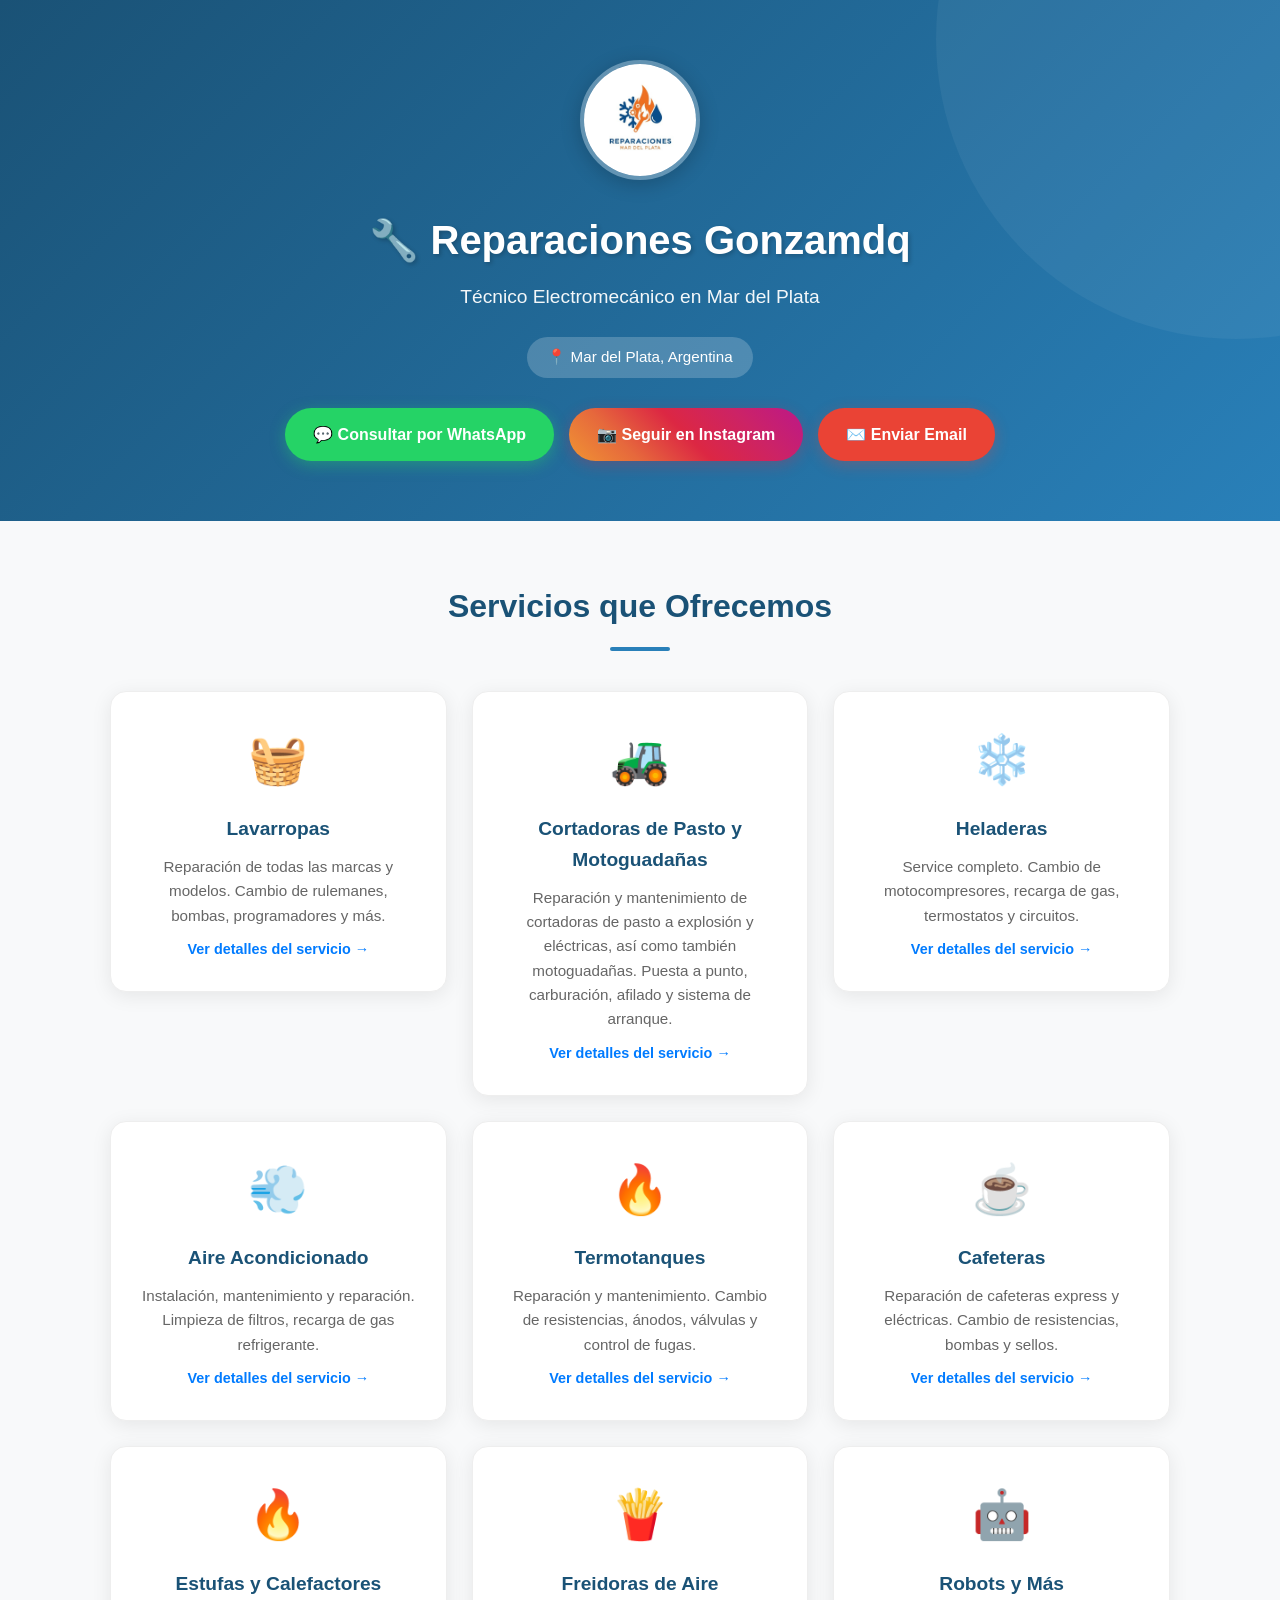
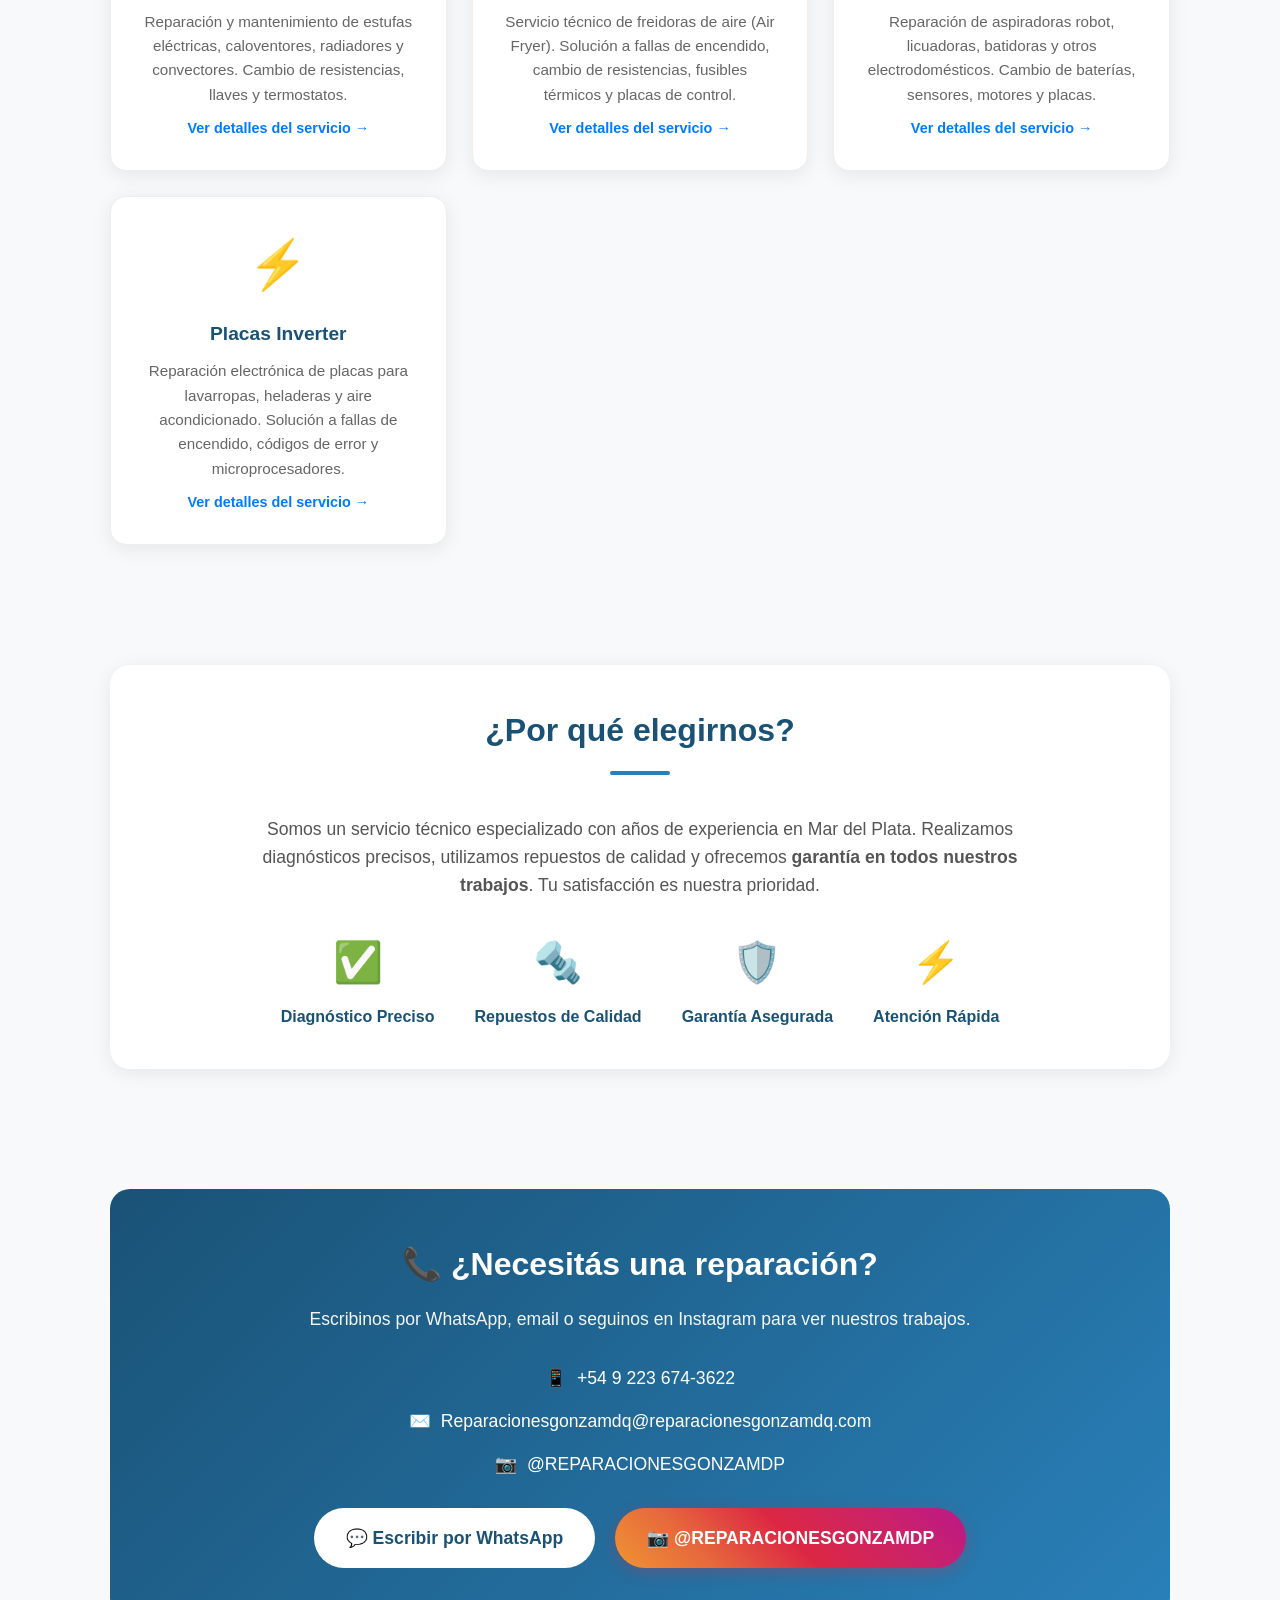
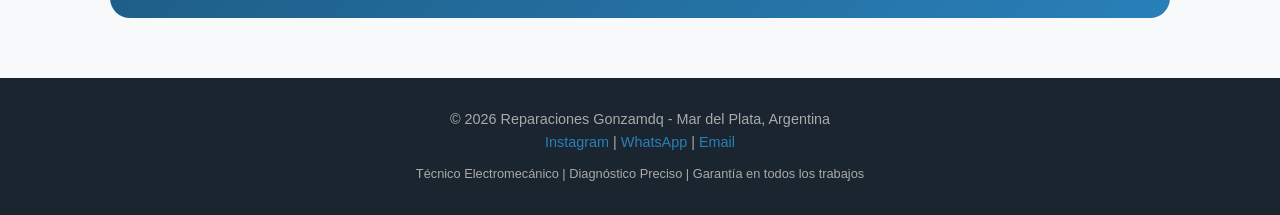
<file: index.html>
<!DOCTYPE html>
<html lang="es">
<head>
    <meta charset="UTF-8">
    <meta name="viewport" content="width=device-width, initial-scale=1.0">

    <!-- Google Site Verification -->
    <meta name="google-site-verification" content="owoiOC521IgH_hDAsk7e91cCedd61ke7sE8vkSv_ono" />

    <!-- SEO Básico -->
    <title>Reparaciones Gonzamdq - Técnico Electromecánico en Mar del Plata</title>
    <meta name="description" content="Técnico electromecánico en Mar del Plata. Reparación de lavarropas, heladeras, aire acondicionado, termotanques, cafeteras, robots y más. Diagnóstico preciso, repuestos de calidad y garantía en todos los trabajos.">
    <meta name="keywords" content="reparación lavarropas Mar del Plata, técnico heladeras, reparación aire acondicionado, termotanques, cafeteras, robots, electromecánico, service, garantía">
    <meta name="author" content="Reparaciones Gonzamdq">
    <meta name="robots" content="index, follow">
    <link rel="canonical" href="https://serviciotecnicolineablancamdq.github.io/Reparaciones-mdq-/">

    <!-- Open Graph / Redes Sociales -->
    <meta property="og:title" content="Reparaciones Gonzamdq - Técnico Electromecánico">
    <meta property="og:description" content="Reparación de electrodomésticos en Mar del Plata. Diagnóstico preciso y garantía.">
    <meta property="og:type" content="website">
    <meta property="og:url" content="https://serviciotecnicolineablancamdq.github.io/Reparaciones-mdq-/">
    <meta property="og:image" content="logo.jpg">

    <!-- Favicon -->
    <link rel="icon" href="logo.jpg" type="image/jpeg">

    <style>
        * {
            margin: 0;
            padding: 0;
            box-sizing: border-box;
        }

        body {
            font-family: 'Segoe UI', Tahoma, Geneva, Verdana, sans-serif;
            line-height: 1.6;
            color: #333;
            background: #f8f9fa;
        }

        /* Header / Hero */
        header {
            background: linear-gradient(135deg, #1a5276 0%, #2980b9 100%);
            color: white;
            padding: 60px 20px;
            text-align: center;
            position: relative;
            overflow: hidden;
        }

        header::before {
            content: '';
            position: absolute;
            top: -50%;
            right: -20%;
            width: 600px;
            height: 600px;
            background: rgba(255,255,255,0.05);
            border-radius: 50%;
        }

        .logo-container {
            margin-bottom: 20px;
        }

        .logo-container img {
            width: 120px;
            height: 120px;
            border-radius: 50%;
            border: 4px solid rgba(255,255,255,0.3);
            object-fit: cover;
            box-shadow: 0 4px 20px rgba(0,0,0,0.2);
        }

        header h1 {
            font-size: 2.5rem;
            margin-bottom: 10px;
            text-shadow: 2px 2px 4px rgba(0,0,0,0.2);
        }

        header .subtitle {
            font-size: 1.2rem;
            opacity: 0.95;
            margin-bottom: 25px;
        }

        .location-badge {
            display: inline-flex;
            align-items: center;
            gap: 8px;
            background: rgba(255,255,255,0.2);
            padding: 8px 20px;
            border-radius: 50px;
            font-size: 0.95rem;
        }

        /* Botones CTA */
        .cta-buttons {
            margin-top: 30px;
            display: flex;
            gap: 15px;
            justify-content: center;
            flex-wrap: wrap;
        }

        .btn {
            display: inline-flex;
            align-items: center;
            gap: 10px;
            padding: 14px 28px;
            border-radius: 50px;
            text-decoration: none;
            font-weight: 600;
            font-size: 1rem;
            transition: all 0.3s ease;
            border: none;
            cursor: pointer;
        }

        .btn-whatsapp {
            background: #25D366;
            color: white;
            box-shadow: 0 4px 15px rgba(37, 211, 102, 0.4);
        }

        .btn-whatsapp:hover {
            transform: translateY(-2px);
            box-shadow: 0 6px 20px rgba(37, 211, 102, 0.5);
        }

        .btn-instagram {
            background: linear-gradient(45deg, #f09433, #e6683c, #dc2743, #cc2366, #bc1888);
            color: white;
            box-shadow: 0 4px 15px rgba(220, 39, 67, 0.3);
        }

        .btn-instagram:hover {
            transform: translateY(-2px);
            box-shadow: 0 6px 20px rgba(220, 39, 67, 0.4);
        }

        .btn-email {
            background: #ea4335;
            color: white;
            box-shadow: 0 4px 15px rgba(234, 67, 53, 0.3);
        }

        .btn-email:hover {
            transform: translateY(-2px);
            box-shadow: 0 6px 20px rgba(234, 67, 53, 0.4);
        }

        /* Secciones */
        section {
            padding: 60px 20px;
            max-width: 1100px;
            margin: 0 auto;
        }

        .section-title {
            text-align: center;
            font-size: 2rem;
            color: #1a5276;
            margin-bottom: 40px;
            position: relative;
        }

        .section-title::after {
            content: '';
            display: block;
            width: 60px;
            height: 4px;
            background: #2980b9;
            margin: 15px auto 0;
            border-radius: 2px;
        }

        /* Servicios */
        .services-grid {
            display: grid;
            grid-template-columns: repeat(auto-fit, minmax(280px, 1fr));
            gap: 25px;
        }

        .service-card {
            background: white;
            border-radius: 16px;
            padding: 30px;
            text-align: center;
            box-shadow: 0 4px 20px rgba(0,0,0,0.08);
            transition: all 0.3s ease;
            border: 1px solid #eee;
        }

        .service-card:hover {
            transform: translateY(-5px);
            box-shadow: 0 8px 30px rgba(0,0,0,0.12);
        }

        .service-icon {
            font-size: 3rem;
            margin-bottom: 15px;
        }

        .service-card h3 {
            color: #1a5276;
            margin-bottom: 10px;
            font-size: 1.2rem;
        }

        .service-card p {
            color: #666;
            font-size: 0.95rem;
        }

        /* Sobre Nosotros */
        .about {
            background: white;
            border-radius: 20px;
            padding: 40px;
            box-shadow: 0 4px 20px rgba(0,0,0,0.08);
            text-align: center;
        }

        .about p {
            font-size: 1.1rem;
            color: #555;
            max-width: 800px;
            margin: 0 auto 20px;
        }

        .features {
            display: flex;
            justify-content: center;
            gap: 40px;
            margin-top: 30px;
            flex-wrap: wrap;
        }

        .feature {
            text-align: center;
        }

        .feature .icon {
            font-size: 2.5rem;
            margin-bottom: 10px;
        }

        .feature h4 {
            color: #1a5276;
            font-size: 1rem;
        }

        /* Contacto */
        .contact-section {
            background: linear-gradient(135deg, #1a5276 0%, #2980b9 100%);
            color: white;
            border-radius: 20px;
            padding: 50px 40px;
            text-align: center;
        }

        .contact-section h2 {
            font-size: 2rem;
            margin-bottom: 15px;
        }

        .contact-section p {
            font-size: 1.1rem;
            opacity: 0.95;
            margin-bottom: 30px;
        }

        .contact-info {
            display: flex;
            flex-direction: column;
            gap: 15px;
            margin-bottom: 30px;
            align-items: center;
        }

        .contact-info-item {
            display: flex;
            align-items: center;
            gap: 10px;
            font-size: 1.1rem;
        }

        .contact-info-item a {
            color: white;
            text-decoration: none;
        }

        .contact-info-item a:hover {
            text-decoration: underline;
        }

        .contact-buttons {
            display: flex;
            gap: 20px;
            justify-content: center;
            flex-wrap: wrap;
        }

        .contact-buttons .btn {
            font-size: 1.1rem;
            padding: 16px 32px;
        }

        .btn-light {
            background: white;
            color: #1a5276;
        }

        .btn-light:hover {
            background: #f0f0f0;
        }

        /* Footer */
        footer {
            background: #1a252f;
            color: #aaa;
            text-align: center;
            padding: 30px 20px;
            font-size: 0.9rem;
        }

        footer a {
            color: #2980b9;
            text-decoration: none;
        }

        footer a:hover {
            text-decoration: underline;
        }

        /* Responsive */
        @media (max-width: 600px) {
            header h1 {
                font-size: 1.8rem;
            }

            header .subtitle {
                font-size: 1rem;
            }

            .cta-buttons {
                flex-direction: column;
                align-items: center;
            }

            .btn {
                width: 90%;
                justify-content: center;
            }

            section {
                padding: 40px 15px;
            }

            .contact-section {
                padding: 35px 20px;
            }
        }
    </style>
</head>
<body>

    <!-- Header / Hero -->
    <header>
        <div class="logo-container">
            <img src="logo.jpg" alt="Reparaciones Gonzamdq Logo">
        </div>
        <h1>🔧 Reparaciones Gonzamdq</h1>
        <p class="subtitle">Técnico Electromecánico en Mar del Plata</p>
        <div class="location-badge">
            📍 Mar del Plata, Argentina
        </div>

        <div class="cta-buttons">
            <a href="https://wa.me/5492236743622?text=Hola!%20Vengo%20de%20la%20página%20web%20y%20quiero%20consultar%20por%20una%20reparación." class="btn btn-whatsapp" target="_blank">
                💬 Consultar por WhatsApp
            </a>
            <a href="https://instagram.com/REPARACIONESGONZAMDP" class="btn btn-instagram" target="_blank">
                📷 Seguir en Instagram
            </a>
            <a href="mailto:Reparacionesgonzamdq@reparacionesgonzamdq.com" class="btn btn-email">
                ✉️ Enviar Email
            </a>
        </div>
    </header>

         <!-- Servicios -->
    <section id="servicios">
      <h2 class="section-title">Servicios que Ofrecemos</h2>
      <div class="services-grid">

        <a href="lavarropas.html" style="text-decoration: none; color: inherit;">
  <div class="service-card">
    <div class="service-icon">🧺</div>
    <h3>Lavarropas</h3>
    <p>Reparación de todas las marcas y modelos. Cambio de rulemanes, bombas, programadores y más.</p>
    <span style="color: #007bff; font-weight: bold; display: block; margin-top: 10px; font-size: 0.9em;">Ver detalles del servicio →</span>
  </div>
</a>

        <a href="cortadoras-de-pasto.html" style="text-decoration: none; color: inherit;">
  <div class="service-card">
    <div class="service-icon">🚜</div>
    <h3>Cortadoras de Pasto y Motoguadañas</h3>
    <p>Reparación y mantenimiento de cortadoras de pasto a explosión y eléctricas, así como también motoguadañas. Puesta a punto, carburación, afilado y sistema de arranque.</p>
    <span style="color: #007bff; font-weight: bold; display: block; margin-top: 10px; font-size: 0.9em;">Ver detalles del servicio →</span>
  </div>
</a>

        <a href="heladeras.html" style="text-decoration: none; color: inherit;">
  <div class="service-card">
    <div class="service-icon">❄️</div>
    <h3>Heladeras</h3>
    <p>Service completo. Cambio de motocompresores, recarga de gas, termostatos y circuitos.</p>
    <span style="color: #007bff; font-weight: bold; display: block; margin-top: 10px; font-size: 0.9em;">Ver detalles del servicio →</span>
  </div>
</a>

        <a href="aire-acondicionado.html" style="text-decoration: none; color: inherit;">
  <div class="service-card">
    <div class="service-icon">💨</div>
    <h3>Aire Acondicionado</h3>
    <p>Instalación, mantenimiento y reparación. Limpieza de filtros, recarga de gas refrigerante.</p>
    <span style="color: #007bff; font-weight: bold; display: block; margin-top: 10px; font-size: 0.9em;">Ver detalles del servicio →</span>
  </div>
</a>


        <a href="termotanques.html" style="text-decoration: none; color: inherit;">
  <div class="service-card">
    <div class="service-icon">🔥</div>
    <h3>Termotanques</h3>
    <p>Reparación y mantenimiento. Cambio de resistencias, ánodos, válvulas y control de fugas.</p>
    <span style="color: #007bff; font-weight: bold; display: block; margin-top: 10px; font-size: 0.9em;">Ver detalles del servicio →</span>
  </div>
</a>


        <a href="cafeteras.html" style="text-decoration: none; color: inherit;">
  <div class="service-card">
    <div class="service-icon">☕</div>
    <h3>Cafeteras</h3>
    <p>Reparación de cafeteras express y eléctricas. Cambio de resistencias, bombas y sellos.</p>
    <span style="color: #007bff; font-weight: bold; display: block; margin-top: 10px; font-size: 0.9em;">Ver detalles del servicio →</span>
  </div>
</a>


          <!-- Servicio: Estufas y Calefactores -->
<a href="estufas.html" style="text-decoration: none; color: inherit;">
  <div class="service-card">
    <div class="service-icon">🔥</div>
    <h3>Estufas y Calefactores</h3>
    <p>Reparación y mantenimiento de estufas eléctricas, caloventores, radiadores y convectores. Cambio de resistencias, llaves y termostatos.</p>
    <span style="color: #007bff; font-weight: bold; display: block; margin-top: 10px; font-size: 0.9em;">Ver detalles del servicio →</span>
  </div>
</a>


<!-- Servicio: Freidoras de Aire -->
<a href="freidoras-de-aire.html" style="text-decoration: none; color: inherit;">
  <div class="service-card">
    <div class="service-icon">🍟</div>
    <h3>Freidoras de Aire</h3>
    <p>Servicio técnico de freidoras de aire (Air Fryer). Solución a fallas de encendido, cambio de resistencias, fusibles térmicos y placas de control.</p>
    <span style="color: #007bff; font-weight: bold; display: block; margin-top: 10px; font-size: 0.9em;">Ver detalles del servicio →</span>
  </div>
</a>

<a href="aspiradoras-robot.html" style="text-decoration: none; color: inherit;">
  <div class="service-card">
    <div class="service-icon">🤖</div>
    <h3>Robots y Más</h3>
    <p>Reparación de aspiradoras robot, licuadoras, batidoras y otros electrodomésticos. Cambio de baterías, sensores, motores y placas.</p>
    <span style="color: #007bff; font-weight: bold; display: block; margin-top: 10px; font-size: 0.9em;">Ver detalles del servicio →</span>
  </div>
</a>

        
<a href="placas-inverter.html" style="text-decoration: none; color: inherit;">
  <div class="service-card">
    <div class="service-icon">⚡</div>
    <h3>Placas Inverter</h3>
    <p>Reparación electrónica de placas para lavarropas, heladeras y aire acondicionado. Solución a fallas de encendido, códigos de error y microprocesadores.</p>
    <span style="color: #007bff; font-weight: bold; display: block; margin-top: 10px; font-size: 0.9em;">Ver detalles del servicio →</span>
  </div>
</a>


      </div>
    </section>
    
  <!-- Sobre Nosotros -->
    <section id="nosotros">
        <div class="about">
            <h2 class="section-title">¿Por qué elegirnos?</h2>
            <p>
                Somos un servicio técnico especializado con años de experiencia en Mar del Plata. 
                Realizamos diagnósticos precisos, utilizamos repuestos de calidad y ofrecemos 
                <strong>garantía en todos nuestros trabajos</strong>. Tu satisfacción es nuestra prioridad.
            </p>
            <div class="features">
                <div class="feature">
                    <div class="icon">✅</div>
                    <h4>Diagnóstico Preciso</h4>
                </div>
                <div class="feature">
                    <div class="icon">🔩</div>
                    <h4>Repuestos de Calidad</h4>
                </div>
                <div class="feature">
                    <div class="icon">🛡️</div>
                    <h4>Garantía Asegurada</h4>
                </div>
                <div class="feature">
                    <div class="icon">⚡</div>
                    <h4>Atención Rápida</h4>
                </div>
            </div>
        </div>
    </section>

    <!-- Contacto -->
    <section id="contacto">
        <div class="contact-section">
            <h2>📞 ¿Necesitás una reparación?</h2>
            <p>Escribinos por WhatsApp, email o seguinos en Instagram para ver nuestros trabajos.</p>

            <div class="contact-info">
                <div class="contact-info-item">
                    📱 <a href="https://wa.me/5492236743622" target="_blank">+54 9 223 674-3622</a>
                </div>
                <div class="contact-info-item">
                    ✉️ <a href="mailto:Reparacionesgonzamdq@reparacionesgonzamdq.com">Reparacionesgonzamdq@reparacionesgonzamdq.com</a>
                </div>
                <div class="contact-info-item">
                    📷 <a href="https://instagram.com/REPARACIONESGONZAMDP" target="_blank">@REPARACIONESGONZAMDP</a>
                </div>
            </div>

            <div class="contact-buttons">
                <a href="https://wa.me/5492236743622?text=Hola!%20Vengo%20de%20la%20página%20web%20y%20quiero%20consultar%20por%20una%20reparación." class="btn btn-light" target="_blank">
                    💬 Escribir por WhatsApp
                </a>
                <a href="https://instagram.com/REPARACIONESGONZAMDP" class="btn btn-instagram" target="_blank">
                    📷 @REPARACIONESGONZAMDP
                </a>
            </div>
        </div>
    </section>

    <!-- Footer -->
    <footer>
        <p>© 2026 Reparaciones Gonzamdq - Mar del Plata, Argentina</p>
        <p>
            <a href="https://instagram.com/REPARACIONESGONZAMDP" target="_blank">Instagram</a> | 
            <a href="https://wa.me/5492236743622" target="_blank">WhatsApp</a> | 
            <a href="mailto:Reparacionesgonzamdq@reparacionesgonzamdq.com">Email</a>
        </p>
        <p style="margin-top:10px; font-size:0.8rem;">Técnico Electromecánico | Diagnóstico Preciso | Garantía en todos los trabajos</p>
    </footer>

</body>
</html>
</file>
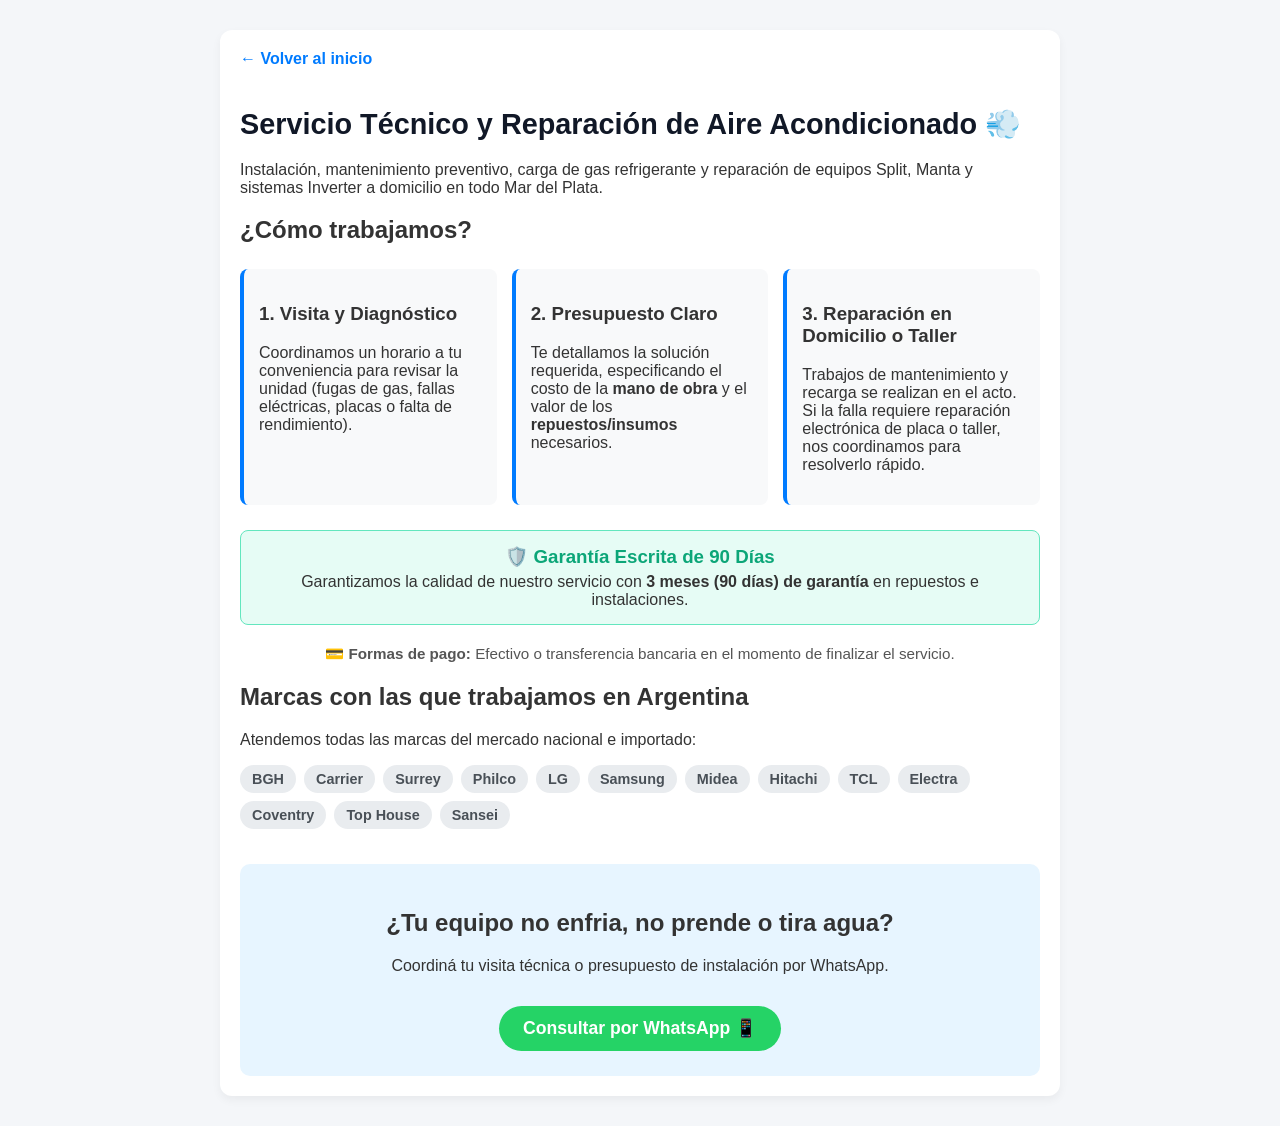
<file: aire-acondicionado.html>
<!DOCTYPE html>
<html lang="es">
<head>
  <meta charset="UTF-8">
  <meta name="viewport" content="width=device-width, initial-scale=1.0">
  <title>Instalación y Reparación de Aire Acondicionado | Reparaciones Gonzamdq</title>
  <meta name="description" content="Servicio técnico especializado en aires acondicionados en Mar del Plata. Instalación, mantenimiento, recarga de gas y reparación a domicilio con 90 días de garantía.">
  <meta name="robots" content="index, follow">
<link rel="canonical" href="https://serviciotecnicolineablancamdq.github.io/Reparaciones-mdq-/aire-acondicionado.html">
  <style>
    body {
      font-family: Arial, sans-serif;
      margin: 0;
      padding: 0;
      background-color: #f4f6f9;
      color: #333;
    }
    .container {
      max-width: 800px;
      margin: 30px auto;
      padding: 20px;
      background: #ffffff;
      border-radius: 12px;
      box-shadow: 0 4px 10px rgba(0,0,0,0.05);
    }
    .btn-volver {
      display: inline-block;
      margin-bottom: 20px;
      color: #007bff;
      text-decoration: none;
      font-weight: bold;
    }
    h1 {
      color: #111827;
      font-size: 1.8em;
    }
    .pasos-grid {
      display: grid;
      grid-template-columns: repeat(auto-fit, minmax(220px, 1fr));
      gap: 15px;
      margin: 25px 0;
    }
    .paso-card {
      background: #f8f9fa;
      padding: 15px;
      border-radius: 8px;
      border-left: 4px solid #007bff;
    }
    .info-box {
      background: #e7f5ff;
      border: 1px solid #74c0fc;
      border-radius: 8px;
      padding: 15px 20px;
      margin: 20px 0;
    }
    .info-box h3 {
      margin-top: 0;
      color: #1864ab;
    }
    .garantia-box {
      background: #e6fcf5;
      border: 1px solid #63e6be;
      border-radius: 8px;
      padding: 15px 20px;
      margin: 20px 0;
      text-align: center;
    }
    .garantia-box h3 {
      margin: 0 0 5px 0;
      color: #0ca678;
    }
    .marcas-grid {
      display: flex;
      flex-wrap: wrap;
      gap: 8px;
      margin-top: 15px;
    }
    .marca-tag {
      background: #e9ecef;
      padding: 6px 12px;
      border-radius: 20px;
      font-weight: bold;
      font-size: 0.9em;
      color: #495057;
    }
    .cta-container {
      text-align: center;
      margin-top: 35px;
      padding: 25px;
      background: #e7f5ff;
      border-radius: 10px;
    }
    .btn-whatsapp {
      display: inline-block;
      background-color: #25d366;
      color: white;
      padding: 12px 24px;
      border-radius: 25px;
      text-decoration: none;
      font-size: 1.1em;
      font-weight: bold;
      margin-top: 15px;
    }
  </style>
</head>
<body>

  <div class="container">
    <a href="index.html" class="btn-volver">← Volver al inicio</a>

    <h1>Servicio Técnico y Reparación de Aire Acondicionado 💨</h1>
    <p>Instalación, mantenimiento preventivo, carga de gas refrigerante y reparación de equipos Split, Manta y sistemas Inverter a domicilio en todo Mar del Plata.</p>

    <h2>¿Cómo trabajamos?</h2>
    <div class="pasos-grid">
      <div class="paso-card">
        <h3>1. Visita y Diagnóstico</h3>
        <p>Coordinamos un horario a tu conveniencia para revisar la unidad (fugas de gas, fallas eléctricas, placas o falta de rendimiento).</p>
      </div>
      <div class="paso-card">
        <h3>2. Presupuesto Claro</h3>
        <p>Te detallamos la solución requerida, especificando el costo de la <strong>mano de obra</strong> y el valor de los <strong>repuestos/insumos</strong> necesarios.</p>
      </div>
      <div class="paso-card">
        <h3>3. Reparación en Domicilio o Taller</h3>
        <p>Trabajos de mantenimiento y recarga se realizan en el acto. Si la falla requiere reparación electrónica de placa o taller, nos coordinamos para resolverlo rápido.</p>
      </div>
    </div>

    <div class="garantia-box">
      <h3>🛡️ Garantía Escrita de 90 Días</h3>
      <p style="margin: 0;">Garantizamos la calidad de nuestro servicio con <strong>3 meses (90 días) de garantía</strong> en repuestos e instalaciones.</p>
    </div>

    <p style="font-size: 0.95em; color: #555; text-align: center; margin-top: 15px;">
      💳 <strong>Formas de pago:</strong> Efectivo o transferencia bancaria en el momento de finalizar el servicio.
    </p>

    <h2>Marcas con las que trabajamos en Argentina</h2>
    <p>Atendemos todas las marcas del mercado nacional e importado:</p>
    
    <div class="marcas-grid">
      <span class="marca-tag">BGH</span>
      <span class="marca-tag">Carrier</span>
      <span class="marca-tag">Surrey</span>
      <span class="marca-tag">Philco</span>
      <span class="marca-tag">LG</span>
      <span class="marca-tag">Samsung</span>
      <span class="marca-tag">Midea</span>
      <span class="marca-tag">Hitachi</span>
      <span class="marca-tag">TCL</span>
      <span class="marca-tag">Electra</span>
      <span class="marca-tag">Coventry</span>
      <span class="marca-tag">Top House</span>
      <span class="marca-tag">Sansei</span>
    </div>

    <div class="cta-container">
      <h2>¿Tu equipo no enfria, no prende o tira agua?</h2>
      <p>Coordiná tu visita técnica o presupuesto de instalación por WhatsApp.</p>
      <a href="https://wa.me/5492236743622?text=Hola!%20Vengo%20de%20la%20página%20web%20y%20quiero%20consultar%20por%20Aire%20Acondicionado" class="btn-whatsapp" target="_blank">Consultar por WhatsApp 📱</a>
    </div>
  </div>

</body>
</html>
</file>
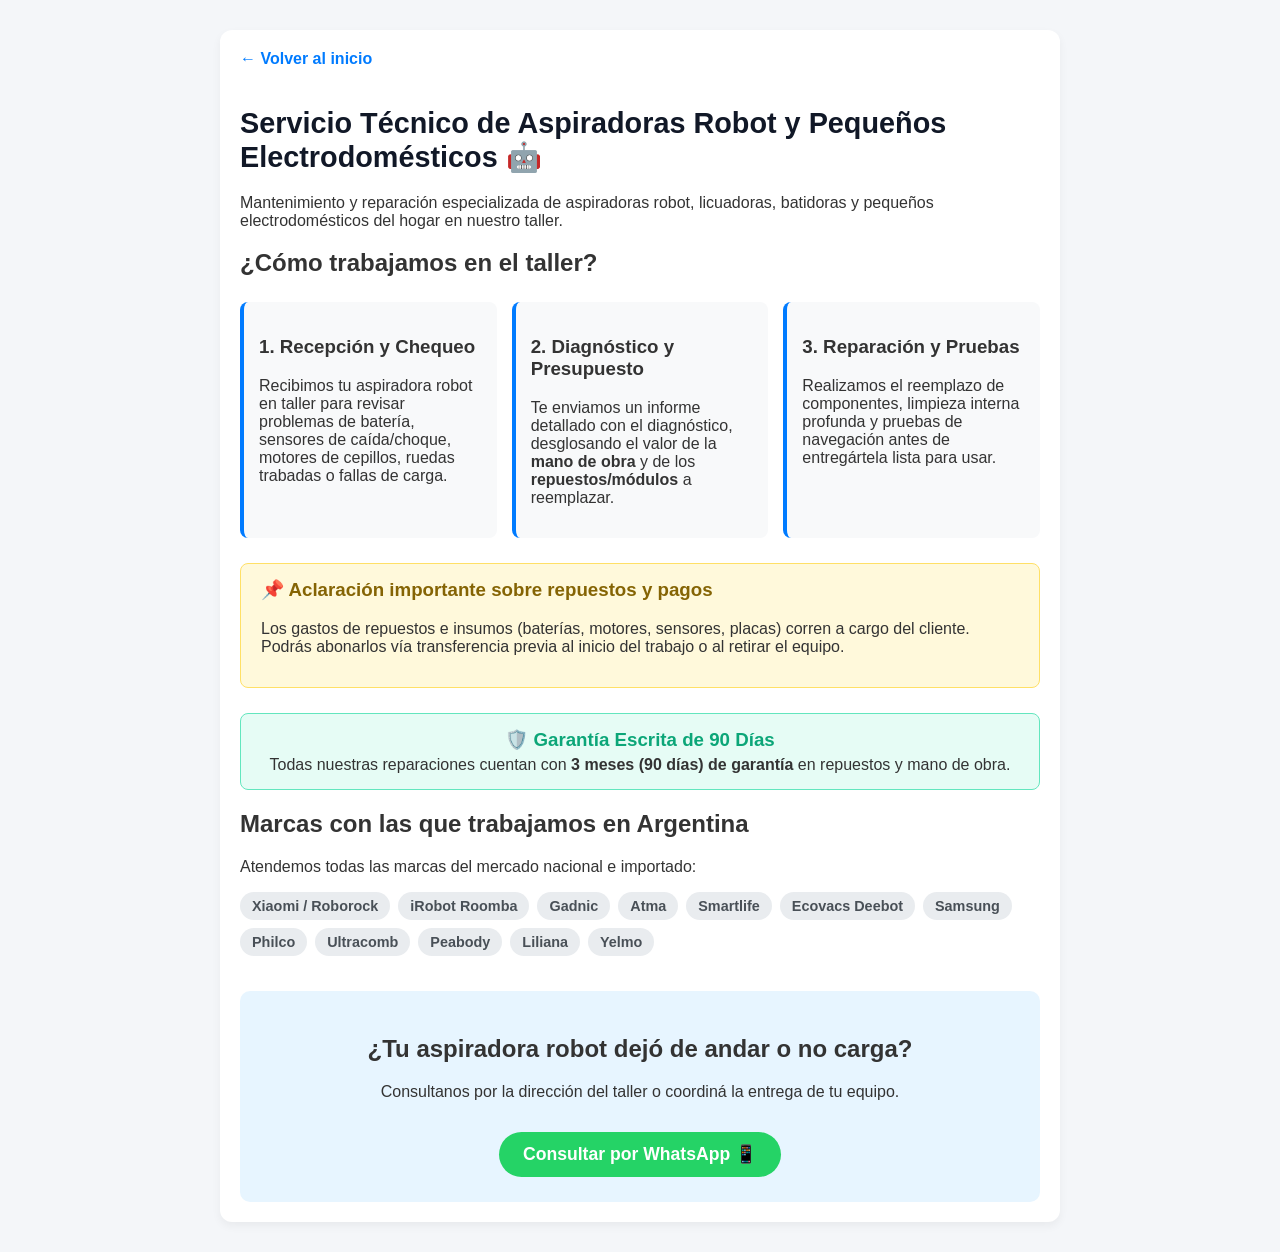
<file: aspiradoras-robot.html>
<!DOCTYPE html>
<html lang="es">
<head>
  <meta charset="UTF-8">
  <meta name="viewport" content="width=device-width, initial-scale=1.0">
  <title>Reparación de Aspiradoras Robot | Reparaciones Gonzamdq</title>
  <meta name="description" content="Servicio técnico especializado en aspiradoras robot y pequeños electrodomésticos en Mar del Plata. Cambio de baterías, sensores, motores y placas con 90 días de garantía.">
  <meta name="robots" content="index, follow">
<link rel="canonical" href="https://serviciotecnicolineablancamdq.github.io/Reparaciones-mdq-/aspiradoras-robot.html">
  <style>
    body {
      font-family: Arial, sans-serif;
      margin: 0;
      padding: 0;
      background-color: #f4f6f9;
      color: #333;
    }
    .container {
      max-width: 800px;
      margin: 30px auto;
      padding: 20px;
      background: #ffffff;
      border-radius: 12px;
      box-shadow: 0 4px 10px rgba(0,0,0,0.05);
    }
    .btn-volver {
      display: inline-block;
      margin-bottom: 20px;
      color: #007bff;
      text-decoration: none;
      font-weight: bold;
    }
    h1 {
      color: #111827;
      font-size: 1.8em;
    }
    .pasos-grid {
      display: grid;
      grid-template-columns: repeat(auto-fit, minmax(220px, 1fr));
      gap: 15px;
      margin: 25px 0;
    }
    .paso-card {
      background: #f8f9fa;
      padding: 15px;
      border-radius: 8px;
      border-left: 4px solid #007bff;
    }
    .info-box {
      background: #fff9db;
      border: 1px solid #ffe066;
      border-radius: 8px;
      padding: 15px 20px;
      margin: 25px 0;
    }
    .info-box h3 {
      margin-top: 0;
      color: #856404;
    }
    .garantia-box {
      background: #e6fcf5;
      border: 1px solid #63e6be;
      border-radius: 8px;
      padding: 15px 20px;
      margin: 20px 0;
      text-align: center;
    }
    .garantia-box h3 {
      margin: 0 0 5px 0;
      color: #0ca678;
    }
    .marcas-grid {
      display: flex;
      flex-wrap: wrap;
      gap: 8px;
      margin-top: 15px;
    }
    .marca-tag {
      background: #e9ecef;
      padding: 6px 12px;
      border-radius: 20px;
      font-weight: bold;
      font-size: 0.9em;
      color: #495057;
    }
    .cta-container {
      text-align: center;
      margin-top: 35px;
      padding: 25px;
      background: #e7f5ff;
      border-radius: 10px;
    }
    .btn-whatsapp {
      display: inline-block;
      background-color: #25d366;
      color: white;
      padding: 12px 24px;
      border-radius: 25px;
      text-decoration: none;
      font-size: 1.1em;
      font-weight: bold;
      margin-top: 15px;
    }
  </style>
</head>
<body>

  <div class="container">
    <a href="index.html" class="btn-volver">← Volver al inicio</a>

    <h1>Servicio Técnico de Aspiradoras Robot y Pequeños Electrodomésticos 🤖</h1>
    <p>Mantenimiento y reparación especializada de aspiradoras robot, licuadoras, batidoras y pequeños electrodomésticos del hogar en nuestro taller.</p>

    <h2>¿Cómo trabajamos en el taller?</h2>
    <div class="pasos-grid">
      <div class="paso-card">
        <h3>1. Recepción y Chequeo</h3>
        <p>Recibimos tu aspiradora robot en taller para revisar problemas de batería, sensores de caída/choque, motores de cepillos, ruedas trabadas o fallas de carga.</p>
      </div>
      <div class="paso-card">
        <h3>2. Diagnóstico y Presupuesto</h3>
        <p>Te enviamos un informe detallado con el diagnóstico, desglosando el valor de la <strong>mano de obra</strong> y de los <strong>repuestos/módulos</strong> a reemplazar.</p>
      </div>
      <div class="paso-card">
        <h3>3. Reparación y Pruebas</h3>
        <p>Realizamos el reemplazo de componentes, limpieza interna profunda y pruebas de navegación antes de entregártela lista para usar.</p>
      </div>
    </div>

    <div class="info-box">
      <h3>📌 Aclaración importante sobre repuestos y pagos</h3>
      <p>Los gastos de repuestos e insumos (baterías, motores, sensores, placas) corren a cargo del cliente. Podrás abonarlos vía transferencia previa al inicio del trabajo o al retirar el equipo.</p>
    </div>

    <div class="garantia-box">
      <h3>🛡️ Garantía Escrita de 90 Días</h3>
      <p style="margin: 0;">Todas nuestras reparaciones cuentan con <strong>3 meses (90 días) de garantía</strong> en repuestos y mano de obra.</p>
    </div>

    <h2>Marcas con las que trabajamos en Argentina</h2>
    <p>Atendemos todas las marcas del mercado nacional e importado:</p>
    
    <div class="marcas-grid">
      <span class="marca-tag">Xiaomi / Roborock</span>
      <span class="marca-tag">iRobot Roomba</span>
      <span class="marca-tag">Gadnic</span>
      <span class="marca-tag">Atma</span>
      <span class="marca-tag">Smartlife</span>
      <span class="marca-tag">Ecovacs Deebot</span>
      <span class="marca-tag">Samsung</span>
      <span class="marca-tag">Philco</span>
      <span class="marca-tag">Ultracomb</span>
      <span class="marca-tag">Peabody</span>
      <span class="marca-tag">Liliana</span>
      <span class="marca-tag">Yelmo</span>
    </div>

    <div class="cta-container">
      <h2>¿Tu aspiradora robot dejó de andar o no carga?</h2>
      <p>Consultanos por la dirección del taller o coordiná la entrega de tu equipo.</p>
      <a href="https://wa.me/5492236743622?text=Hola!%20Vengo%20de%20la%20página%20web%20y%20quiero%20consultar%20por%20Aspiradoras%20Robot" class="btn-whatsapp" target="_blank">Consultar por WhatsApp 📱</a>
    </div>
  </div>

</body>
</html>
</file>
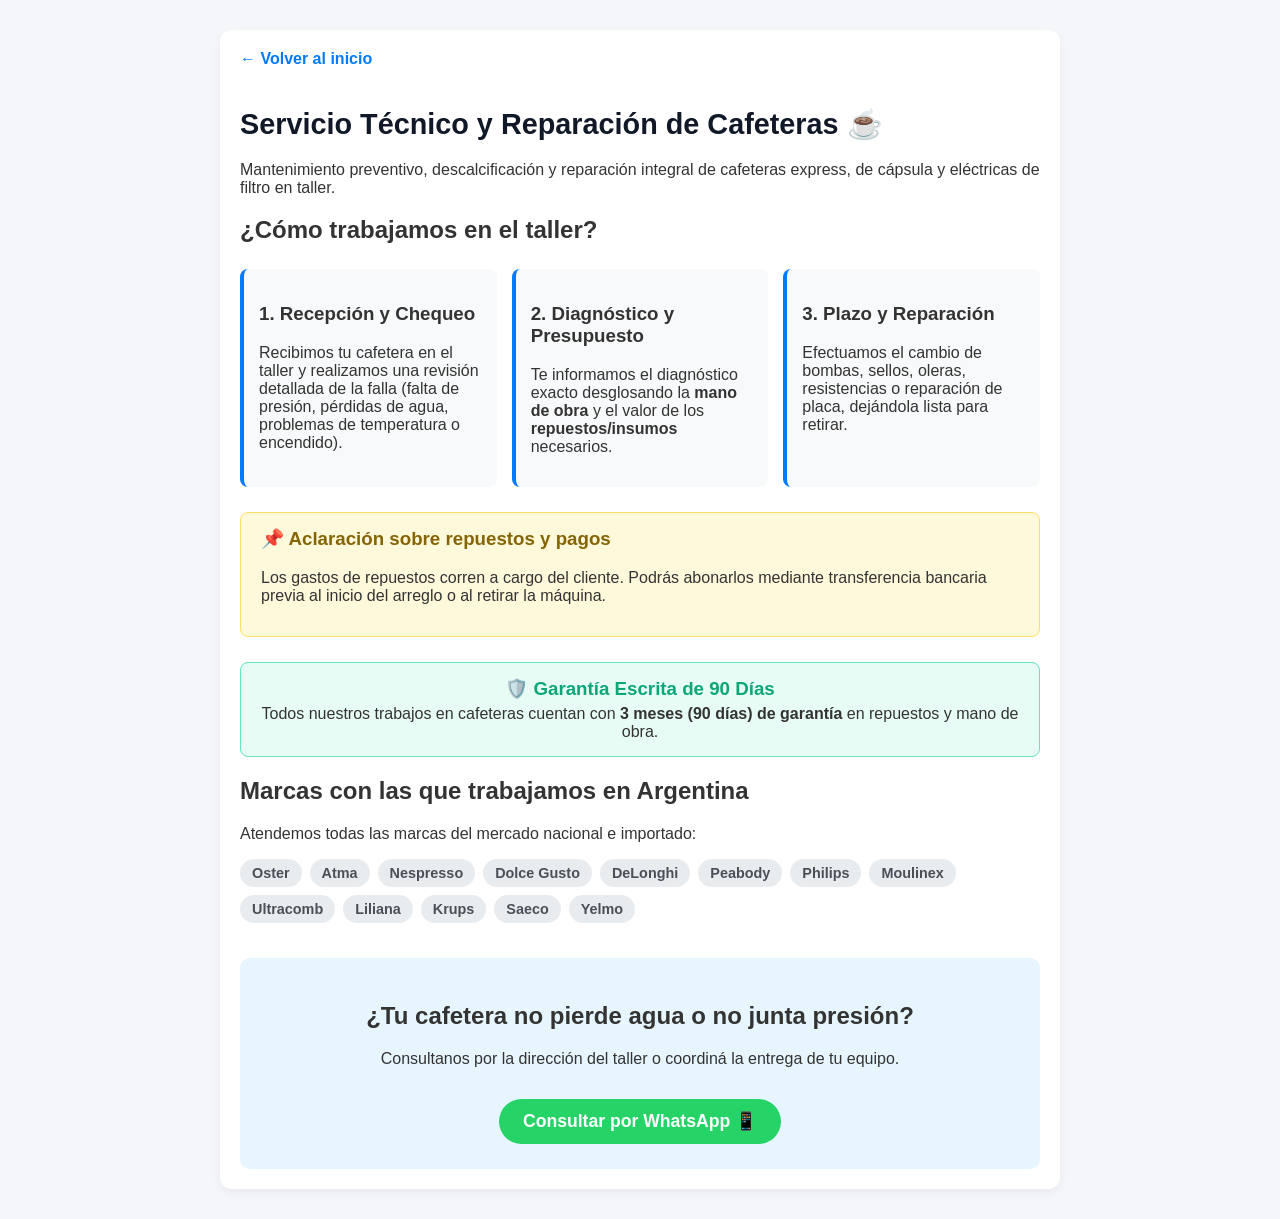
<file: cafeteras.html>
<!DOCTYPE html>
<html lang="es">
<head>
  <meta charset="UTF-8">
  <meta name="viewport" content="width=device-width, initial-scale=1.0">
  <title>Reparación de Cafeteras Express y Filtro | Reparaciones Gonzamdq</title>
  <meta name="description" content="Servicio técnico especializado en cafeteras express, cápsula y filtro en Mar del Plata. Reparación en taller, cambio de sellos, bombas y mantenimiento integral.">
  <meta name="robots" content="index, follow">
<link rel="canonical" href="https://serviciotecnicolineablancamdq.github.io/Reparaciones-mdq-/cafeteras.html">
  <style>
    body {
      font-family: Arial, sans-serif;
      margin: 0;
      padding: 0;
      background-color: #f4f6f9;
      color: #333;
    }
    .container {
      max-width: 800px;
      margin: 30px auto;
      padding: 20px;
      background: #ffffff;
      border-radius: 12px;
      box-shadow: 0 4px 10px rgba(0,0,0,0.05);
    }
    .btn-volver {
      display: inline-block;
      margin-bottom: 20px;
      color: #007bff;
      text-decoration: none;
      font-weight: bold;
    }
    h1 {
      color: #111827;
      font-size: 1.8em;
    }
    .pasos-grid {
      display: grid;
      grid-template-columns: repeat(auto-fit, minmax(220px, 1fr));
      gap: 15px;
      margin: 25px 0;
    }
    .paso-card {
      background: #f8f9fa;
      padding: 15px;
      border-radius: 8px;
      border-left: 4px solid #007bff;
    }
    .info-box {
      background: #fff9db;
      border: 1px solid #ffe066;
      border-radius: 8px;
      padding: 15px 20px;
      margin: 25px 0;
    }
    .info-box h3 {
      margin-top: 0;
      color: #856404;
    }
    .garantia-box {
      background: #e6fcf5;
      border: 1px solid #63e6be;
      border-radius: 8px;
      padding: 15px 20px;
      margin: 20px 0;
      text-align: center;
    }
    .garantia-box h3 {
      margin: 0 0 5px 0;
      color: #0ca678;
    }
    .marcas-grid {
      display: flex;
      flex-wrap: wrap;
      gap: 8px;
      margin-top: 15px;
    }
    .marca-tag {
      background: #e9ecef;
      padding: 6px 12px;
      border-radius: 20px;
      font-weight: bold;
      font-size: 0.9em;
      color: #495057;
    }
    .cta-container {
      text-align: center;
      margin-top: 35px;
      padding: 25px;
      background: #e7f5ff;
      border-radius: 10px;
    }
    .btn-whatsapp {
      display: inline-block;
      background-color: #25d366;
      color: white;
      padding: 12px 24px;
      border-radius: 25px;
      text-decoration: none;
      font-size: 1.1em;
      font-weight: bold;
      margin-top: 15px;
    }
  </style>
</head>
<body>

  <div class="container">
    <a href="index.html" class="btn-volver">← Volver al inicio</a>

    <h1>Servicio Técnico y Reparación de Cafeteras ☕</h1>
    <p>Mantenimiento preventivo, descalcificación y reparación integral de cafeteras express, de cápsula y eléctricas de filtro en taller.</p>

    <h2>¿Cómo trabajamos en el taller?</h2>
    <div class="pasos-grid">
      <div class="paso-card">
        <h3>1. Recepción y Chequeo</h3>
        <p>Recibimos tu cafetera en el taller y realizamos una revisión detallada de la falla (falta de presión, pérdidas de agua, problemas de temperatura o encendido).</p>
      </div>
      <div class="paso-card">
        <h3>2. Diagnóstico y Presupuesto</h3>
        <p>Te informamos el diagnóstico exacto desglosando la <strong>mano de obra</strong> y el valor de los <strong>repuestos/insumos</strong> necesarios.</p>
      </div>
      <div class="paso-card">
        <h3>3. Plazo y Reparación</h3>
        <p>Efectuamos el cambio de bombas, sellos, oleras, resistencias o reparación de placa, dejándola lista para retirar.</p>
      </div>
    </div>

    <div class="info-box">
      <h3>📌 Aclaración sobre repuestos y pagos</h3>
      <p>Los gastos de repuestos corren a cargo del cliente. Podrás abonarlos mediante transferencia bancaria previa al inicio del arreglo o al retirar la máquina.</p>
    </div>

    <div class="garantia-box">
      <h3>🛡️ Garantía Escrita de 90 Días</h3>
      <p style="margin: 0;">Todos nuestros trabajos en cafeteras cuentan con <strong>3 meses (90 días) de garantía</strong> en repuestos y mano de obra.</p>
    </div>

    <h2>Marcas con las que trabajamos en Argentina</h2>
    <p>Atendemos todas las marcas del mercado nacional e importado:</p>
    
    <div class="marcas-grid">
      <span class="marca-tag">Oster</span>
      <span class="marca-tag">Atma</span>
      <span class="marca-tag">Nespresso</span>
      <span class="marca-tag">Dolce Gusto</span>
      <span class="marca-tag">DeLonghi</span>
      <span class="marca-tag">Peabody</span>
      <span class="marca-tag">Philips</span>
      <span class="marca-tag">Moulinex</span>
      <span class="marca-tag">Ultracomb</span>
      <span class="marca-tag">Liliana</span>
      <span class="marca-tag">Krups</span>
      <span class="marca-tag">Saeco</span>
      <span class="marca-tag">Yelmo</span>
    </div>

    <div class="cta-container">
      <h2>¿Tu cafetera no pierde agua o no junta presión?</h2>
      <p>Consultanos por la dirección del taller o coordiná la entrega de tu equipo.</p>
      <a href="https://wa.me/5492236743622?text=Hola!%20Vengo%20de%20la%20página%20web%20y%20quiero%20consultar%20por%20Cafeteras" class="btn-whatsapp" target="_blank">Consultar por WhatsApp 📱</a>
    </div>
  </div>

</body>
</html>
</file>
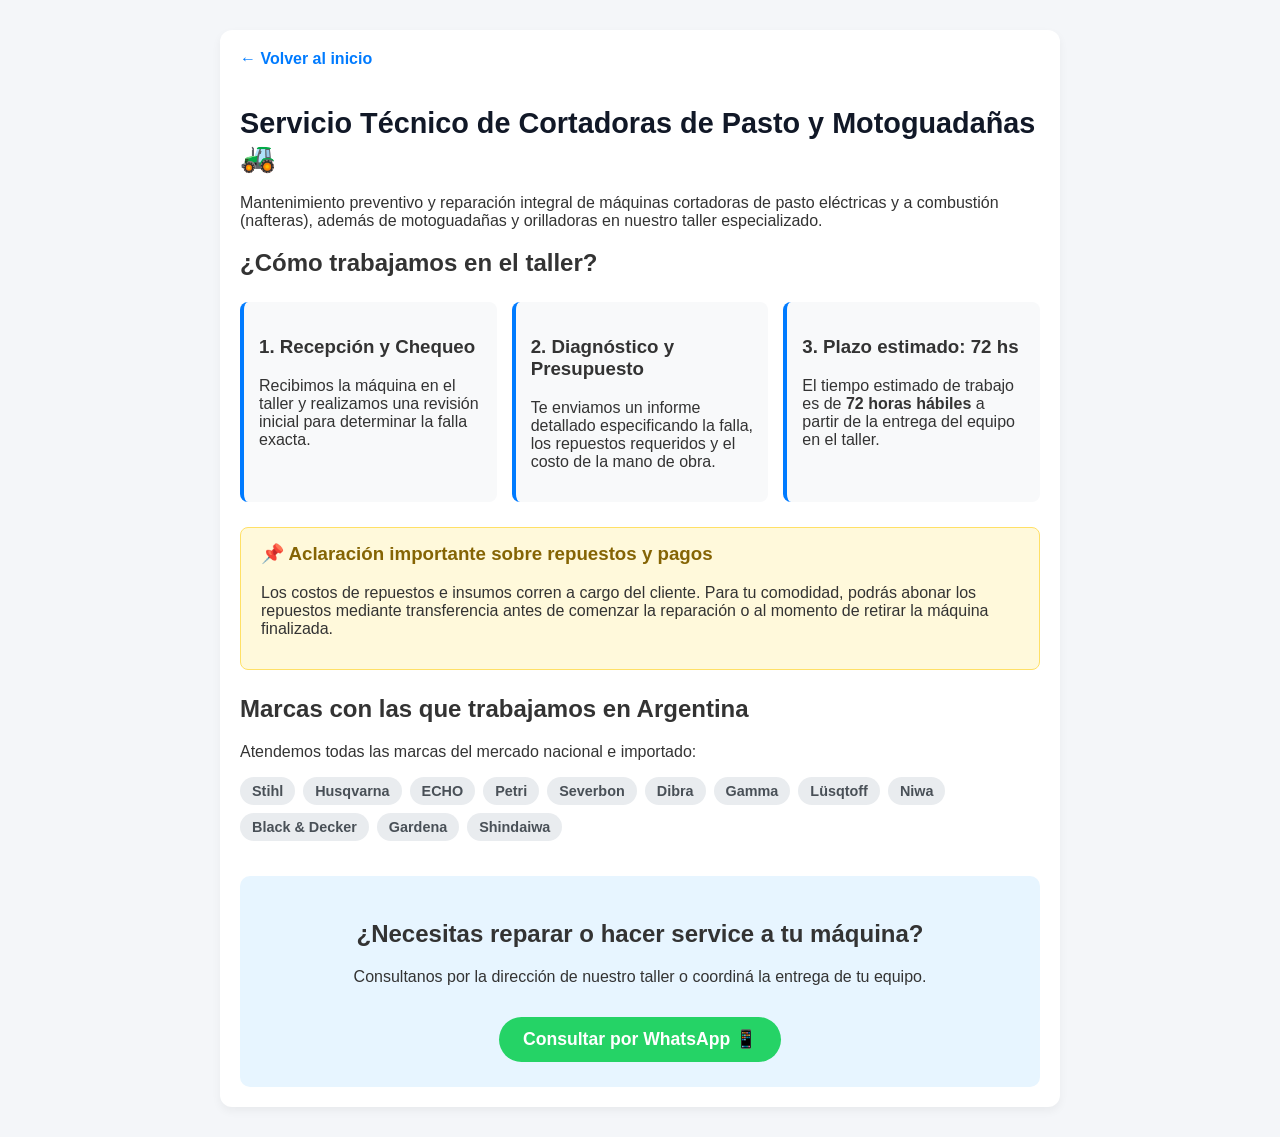
<file: cortadoras-de-pasto.html>
<!DOCTYPE html>
<html lang="es">
<head>
  <meta charset="UTF-8">
  <meta name="viewport" content="width=device-width, initial-scale=1.0">
  <title>Reparación de Cortadoras de Pasto y Motoguadañas | Reparaciones Gonzamdq</title>
  <meta name="description" content="Mantenimiento y reparación de cortadoras de pasto y motoguadañas en Mar del Plata. Servicio en taller, diagnóstico preciso y todas las marcas.">
  <meta name="robots" content="index, follow">
<link rel="canonical" href="https://serviciotecnicolineablancamdq.github.io/Reparaciones-mdq-/cortadoras-de-pasto.html">
  <style>
    body {
      font-family: Arial, sans-serif;
      margin: 0;
      padding: 0;
      background-color: #f4f6f9;
      color: #333;
    }
    .container {
      max-width: 800px;
      margin: 30px auto;
      padding: 20px;
      background: #ffffff;
      border-radius: 12px;
      box-shadow: 0 4px 10px rgba(0,0,0,0.05);
    }
    .btn-volver {
      display: inline-block;
      margin-bottom: 20px;
      color: #007bff;
      text-decoration: none;
      font-weight: bold;
    }
    h1 {
      color: #111827;
      font-size: 1.8em;
    }
    .pasos-grid {
      display: grid;
      grid-template-columns: repeat(auto-fit, minmax(220px, 1fr));
      gap: 15px;
      margin: 25px 0;
    }
    .paso-card {
      background: #f8f9fa;
      padding: 15px;
      border-radius: 8px;
      border-left: 4px solid #007bff;
    }
    .info-box {
      background: #fff9db;
      border: 1px solid #ffe066;
      border-radius: 8px;
      padding: 15px 20px;
      margin: 25px 0;
    }
    .info-box h3 {
      margin-top: 0;
      color: #856404;
    }
    .marcas-grid {
      display: flex;
      flex-wrap: wrap;
      gap: 8px;
      margin-top: 15px;
    }
    .marca-tag {
      background: #e9ecef;
      padding: 6px 12px;
      border-radius: 20px;
      font-weight: bold;
      font-size: 0.9em;
      color: #495057;
    }
    .cta-container {
      text-align: center;
      margin-top: 35px;
      padding: 25px;
      background: #e7f5ff;
      border-radius: 10px;
    }
    .btn-whatsapp {
      display: inline-block;
      background-color: #25d366;
      color: white;
      padding: 12px 24px;
      border-radius: 25px;
      text-decoration: none;
      font-size: 1.1em;
      font-weight: bold;
      margin-top: 15px;
    }
  </style>
</head>
<body>

  <div class="container">
    <a href="index.html" class="btn-volver">← Volver al inicio</a>

    <h1>Servicio Técnico de Cortadoras de Pasto y Motoguadañas 🚜</h1>
    <p>Mantenimiento preventivo y reparación integral de máquinas cortadoras de pasto eléctricas y a combustión (nafteras), además de motoguadañas y orilladoras en nuestro taller especializado.</p>

    <h2>¿Cómo trabajamos en el taller?</h2>
    <div class="pasos-grid">
      <div class="paso-card">
        <h3>1. Recepción y Chequeo</h3>
        <p>Recibimos la máquina en el taller y realizamos una revisión inicial para determinar la falla exacta.</p>
      </div>
      <div class="paso-card">
        <h3>2. Diagnóstico y Presupuesto</h3>
        <p>Te enviamos un informe detallado especificando la falla, los repuestos requeridos y el costo de la mano de obra.</p>
      </div>
      <div class="paso-card">
        <h3>3. Plazo estimado: 72 hs</h3>
        <p>El tiempo estimado de trabajo es de <strong>72 horas hábiles</strong> a partir de la entrega del equipo en el taller.</p>
      </div>
    </div>

    <div class="info-box">
      <h3>📌 Aclaración importante sobre repuestos y pagos</h3>
      <p>Los costos de repuestos e insumos corren a cargo del cliente. Para tu comodidad, podrás abonar los repuestos mediante transferencia antes de comenzar la reparación o al momento de retirar la máquina finalizada.</p>
    </div>

    <h2>Marcas con las que trabajamos en Argentina</h2>
    <p>Atendemos todas las marcas del mercado nacional e importado:</p>
    
    <div class="marcas-grid">
      <span class="marca-tag">Stihl</span>
      <span class="marca-tag">Husqvarna</span>
      <span class="marca-tag">ECHO</span>
      <span class="marca-tag">Petri</span>
      <span class="marca-tag">Severbon</span>
      <span class="marca-tag">Dibra</span>
      <span class="marca-tag">Gamma</span>
      <span class="marca-tag">Lüsqtoff</span>
      <span class="marca-tag">Niwa</span>
      <span class="marca-tag">Black & Decker</span>
      <span class="marca-tag">Gardena</span>
      <span class="marca-tag">Shindaiwa</span>
    </div>

    <div class="cta-container">
      <h2>¿Necesitas reparar o hacer service a tu máquina?</h2>
      <p>Consultanos por la dirección de nuestro taller o coordiná la entrega de tu equipo.</p>
      <a href="https://wa.me/5492236743622?text=Hola!%20Vengo%20de%20la%20página%20web%20y%20quiero%20consultar%20por%20Cortadoras%20de%20Pasto" class="btn-whatsapp" target="_blank">Consultar por WhatsApp 📱</a>
    </div>
  </div>

</body>
</html>
</file>
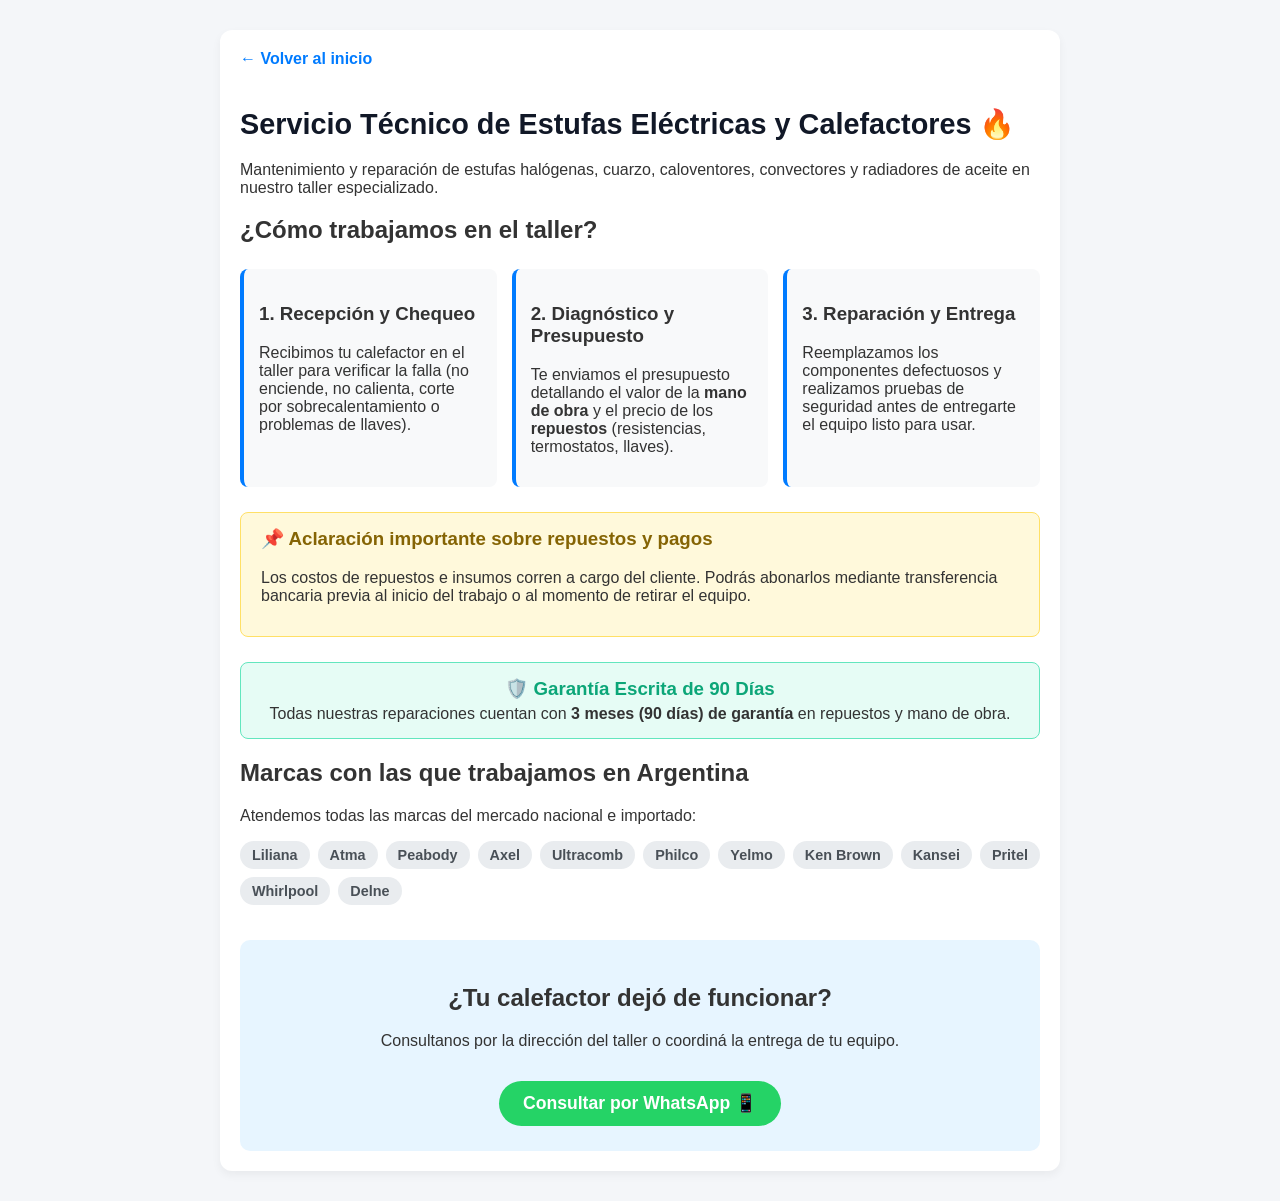
<file: estufas.html>
<!DOCTYPE html>
<html lang="es">
<head>
  <meta charset="UTF-8">
  <meta name="viewport" content="width=device-width, initial-scale=1.0">
  <title>Reparación de Estufas Eléctricas y Calefactores | Reparaciones Gonzamdq</title>
  <meta name="description" content="Servicio técnico especializado en estufas eléctricas, caloventores, convectores y radiadores en Mar del Plata. Reparación en taller con 90 días de garantía.">
  <meta name="robots" content="index, follow">
<link rel="canonical" href="https://serviciotecnicolineablancamdq.github.io/Reparaciones-mdq-/estufas.html">
  <style>
    body {
      font-family: Arial, sans-serif;
      margin: 0;
      padding: 0;
      background-color: #f4f6f9;
      color: #333;
    }
    .container {
      max-width: 800px;
      margin: 30px auto;
      padding: 20px;
      background: #ffffff;
      border-radius: 12px;
      box-shadow: 0 4px 10px rgba(0,0,0,0.05);
    }
    .btn-volver {
      display: inline-block;
      margin-bottom: 20px;
      color: #007bff;
      text-decoration: none;
      font-weight: bold;
    }
    h1 {
      color: #111827;
      font-size: 1.8em;
    }
    .pasos-grid {
      display: grid;
      grid-template-columns: repeat(auto-fit, minmax(220px, 1fr));
      gap: 15px;
      margin: 25px 0;
    }
    .paso-card {
      background: #f8f9fa;
      padding: 15px;
      border-radius: 8px;
      border-left: 4px solid #007bff;
    }
    .info-box {
      background: #fff9db;
      border: 1px solid #ffe066;
      border-radius: 8px;
      padding: 15px 20px;
      margin: 25px 0;
    }
    .info-box h3 {
      margin-top: 0;
      color: #856404;
    }
    .garantia-box {
      background: #e6fcf5;
      border: 1px solid #63e6be;
      border-radius: 8px;
      padding: 15px 20px;
      margin: 20px 0;
      text-align: center;
    }
    .garantia-box h3 {
      margin: 0 0 5px 0;
      color: #0ca678;
    }
    .marcas-grid {
      display: flex;
      flex-wrap: wrap;
      gap: 8px;
      margin-top: 15px;
    }
    .marca-tag {
      background: #e9ecef;
      padding: 6px 12px;
      border-radius: 20px;
      font-weight: bold;
      font-size: 0.9em;
      color: #495057;
    }
    .cta-container {
      text-align: center;
      margin-top: 35px;
      padding: 25px;
      background: #e7f5ff;
      border-radius: 10px;
    }
    .btn-whatsapp {
      display: inline-block;
      background-color: #25d366;
      color: white;
      padding: 12px 24px;
      border-radius: 25px;
      text-decoration: none;
      font-size: 1.1em;
      font-weight: bold;
      margin-top: 15px;
    }
  </style>
</head>
<body>

  <div class="container">
    <a href="index.html" class="btn-volver">← Volver al inicio</a>

    <h1>Servicio Técnico de Estufas Eléctricas y Calefactores 🔥</h1>
    <p>Mantenimiento y reparación de estufas halógenas, cuarzo, caloventores, convectores y radiadores de aceite en nuestro taller especializado.</p>

    <h2>¿Cómo trabajamos en el taller?</h2>
    <div class="pasos-grid">
      <div class="paso-card">
        <h3>1. Recepción y Chequeo</h3>
        <p>Recibimos tu calefactor en el taller para verificar la falla (no enciende, no calienta, corte por sobrecalentamiento o problemas de llaves).</p>
      </div>
      <div class="paso-card">
        <h3>2. Diagnóstico y Presupuesto</h3>
        <p>Te enviamos el presupuesto detallando el valor de la <strong>mano de obra</strong> y el precio de los <strong>repuestos</strong> (resistencias, termostatos, llaves).</p>
      </div>
      <div class="paso-card">
        <h3>3. Reparación y Entrega</h3>
        <p>Reemplazamos los componentes defectuosos y realizamos pruebas de seguridad antes de entregarte el equipo listo para usar.</p>
      </div>
    </div>

    <div class="info-box">
      <h3>📌 Aclaración importante sobre repuestos y pagos</h3>
      <p>Los costos de repuestos e insumos corren a cargo del cliente. Podrás abonarlos mediante transferencia bancaria previa al inicio del trabajo o al momento de retirar el equipo.</p>
    </div>

    <div class="garantia-box">
      <h3>🛡️ Garantía Escrita de 90 Días</h3>
      <p style="margin: 0;">Todas nuestras reparaciones cuentan con <strong>3 meses (90 días) de garantía</strong> en repuestos y mano de obra.</p>
    </div>

    <h2>Marcas con las que trabajamos en Argentina</h2>
    <p>Atendemos todas las marcas del mercado nacional e importado:</p>
    
    <div class="marcas-grid">
      <span class="marca-tag">Liliana</span>
      <span class="marca-tag">Atma</span>
      <span class="marca-tag">Peabody</span>
      <span class="marca-tag">Axel</span>
      <span class="marca-tag">Ultracomb</span>
      <span class="marca-tag">Philco</span>
      <span class="marca-tag">Yelmo</span>
      <span class="marca-tag">Ken Brown</span>
      <span class="marca-tag">Kansei</span>
      <span class="marca-tag">Pritel</span>
      <span class="marca-tag">Whirlpool</span>
      <span class="marca-tag">Delne</span>
    </div>

    <div class="cta-container">
      <h2>¿Tu calefactor dejó de funcionar?</h2>
      <p>Consultanos por la dirección del taller o coordiná la entrega de tu equipo.</p>
      <a href="https://wa.me/5492236743622?text=Hola!%20Vengo%20de%20la%20página%20web%20y%20quiero%20consultar%20por%20Estufas%20y%20Calefactores" class="btn-whatsapp" target="_blank">Consultar por WhatsApp 📱</a>
    </div>
  </div>

</body>
</html>
</file>
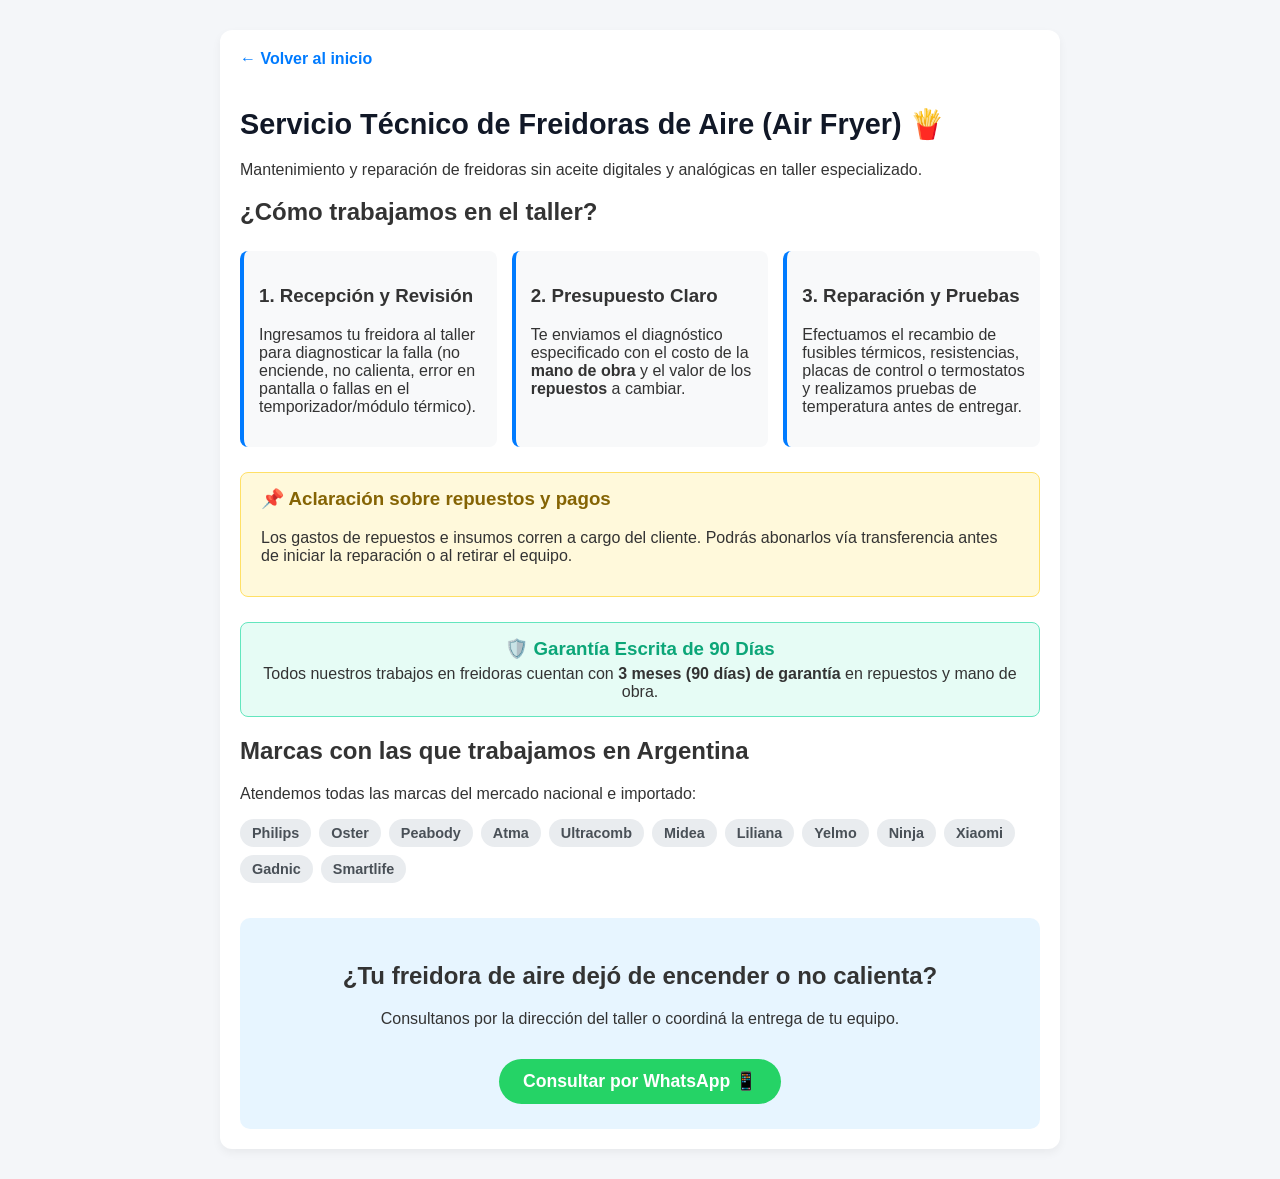
<file: freidoras-de-aire.html>
<!DOCTYPE html>
<html lang="es">
<head>
  <meta charset="UTF-8">
  <meta name="viewport" content="width=device-width, initial-scale=1.0">
  <title>Reparación de Freidoras de Aire (Air Fryer) | Reparaciones Gonzamdq</title>
  <meta name="description" content="Servicio técnico especializado en freidoras de aire (Air Fryer) en Mar del Plata. Reparación en taller, cambio de fusibles térmicos, resistencias y placas con 90 días de garantía.">
  <meta name="robots" content="index, follow">
<link rel="canonical" href="https://serviciotecnicolineablancamdq.github.io/Reparaciones-mdq-/freidoras-de-aire.html">
  <style>
    body {
      font-family: Arial, sans-serif;
      margin: 0;
      padding: 0;
      background-color: #f4f6f9;
      color: #333;
    }
    .container {
      max-width: 800px;
      margin: 30px auto;
      padding: 20px;
      background: #ffffff;
      border-radius: 12px;
      box-shadow: 0 4px 10px rgba(0,0,0,0.05);
    }
    .btn-volver {
      display: inline-block;
      margin-bottom: 20px;
      color: #007bff;
      text-decoration: none;
      font-weight: bold;
    }
    h1 {
      color: #111827;
      font-size: 1.8em;
    }
    .pasos-grid {
      display: grid;
      grid-template-columns: repeat(auto-fit, minmax(220px, 1fr));
      gap: 15px;
      margin: 25px 0;
    }
    .paso-card {
      background: #f8f9fa;
      padding: 15px;
      border-radius: 8px;
      border-left: 4px solid #007bff;
    }
    .info-box {
      background: #fff9db;
      border: 1px solid #ffe066;
      border-radius: 8px;
      padding: 15px 20px;
      margin: 25px 0;
    }
    .info-box h3 {
      margin-top: 0;
      color: #856404;
    }
    .garantia-box {
      background: #e6fcf5;
      border: 1px solid #63e6be;
      border-radius: 8px;
      padding: 15px 20px;
      margin: 20px 0;
      text-align: center;
    }
    .garantia-box h3 {
      margin: 0 0 5px 0;
      color: #0ca678;
    }
    .marcas-grid {
      display: flex;
      flex-wrap: wrap;
      gap: 8px;
      margin-top: 15px;
    }
    .marca-tag {
      background: #e9ecef;
      padding: 6px 12px;
      border-radius: 20px;
      font-weight: bold;
      font-size: 0.9em;
      color: #495057;
    }
    .cta-container {
      text-align: center;
      margin-top: 35px;
      padding: 25px;
      background: #e7f5ff;
      border-radius: 10px;
    }
    .btn-whatsapp {
      display: inline-block;
      background-color: #25d366;
      color: white;
      padding: 12px 24px;
      border-radius: 25px;
      text-decoration: none;
      font-size: 1.1em;
      font-weight: bold;
      margin-top: 15px;
    }
  </style>
</head>
<body>

  <div class="container">
    <a href="index.html" class="btn-volver">← Volver al inicio</a>

    <h1>Servicio Técnico de Freidoras de Aire (Air Fryer) 🍟</h1>
    <p>Mantenimiento y reparación de freidoras sin aceite digitales y analógicas en taller especializado.</p>

    <h2>¿Cómo trabajamos en el taller?</h2>
    <div class="pasos-grid">
      <div class="paso-card">
        <h3>1. Recepción y Revisión</h3>
        <p>Ingresamos tu freidora al taller para diagnosticar la falla (no enciende, no calienta, error en pantalla o fallas en el temporizador/módulo térmico).</p>
      </div>
      <div class="paso-card">
        <h3>2. Presupuesto Claro</h3>
        <p>Te enviamos el diagnóstico especificado con el costo de la <strong>mano de obra</strong> y el valor de los <strong>repuestos</strong> a cambiar.</p>
      </div>
      <div class="paso-card">
        <h3>3. Reparación y Pruebas</h3>
        <p>Efectuamos el recambio de fusibles térmicos, resistencias, placas de control o termostatos y realizamos pruebas de temperatura antes de entregar.</p>
      </div>
    </div>

    <div class="info-box">
      <h3>📌 Aclaración sobre repuestos y pagos</h3>
      <p>Los gastos de repuestos e insumos corren a cargo del cliente. Podrás abonarlos vía transferencia antes de iniciar la reparación o al retirar el equipo.</p>
    </div>

    <div class="garantia-box">
      <h3>🛡️ Garantía Escrita de 90 Días</h3>
      <p style="margin: 0;">Todos nuestros trabajos en freidoras cuentan con <strong>3 meses (90 días) de garantía</strong> en repuestos y mano de obra.</p>
    </div>

    <h2>Marcas con las que trabajamos en Argentina</h2>
    <p>Atendemos todas las marcas del mercado nacional e importado:</p>
    
    <div class="marcas-grid">
      <span class="marca-tag">Philips</span>
      <span class="marca-tag">Oster</span>
      <span class="marca-tag">Peabody</span>
      <span class="marca-tag">Atma</span>
      <span class="marca-tag">Ultracomb</span>
      <span class="marca-tag">Midea</span>
      <span class="marca-tag">Liliana</span>
      <span class="marca-tag">Yelmo</span>
      <span class="marca-tag">Ninja</span>
      <span class="marca-tag">Xiaomi</span>
      <span class="marca-tag">Gadnic</span>
      <span class="marca-tag">Smartlife</span>
    </div>

    <div class="cta-container">
      <h2>¿Tu freidora de aire dejó de encender o no calienta?</h2>
      <p>Consultanos por la dirección del taller o coordiná la entrega de tu equipo.</p>
      <a href="https://wa.me/5492236743622?text=Hola!%20Vengo%20de%20la%20página%20web%20y%20quiero%20consultar%20por%20Freidoras%20de%20Aire" class="btn-whatsapp" target="_blank">Consultar por WhatsApp 📱</a>
    </div>
  </div>

</body>
</html>
</file>
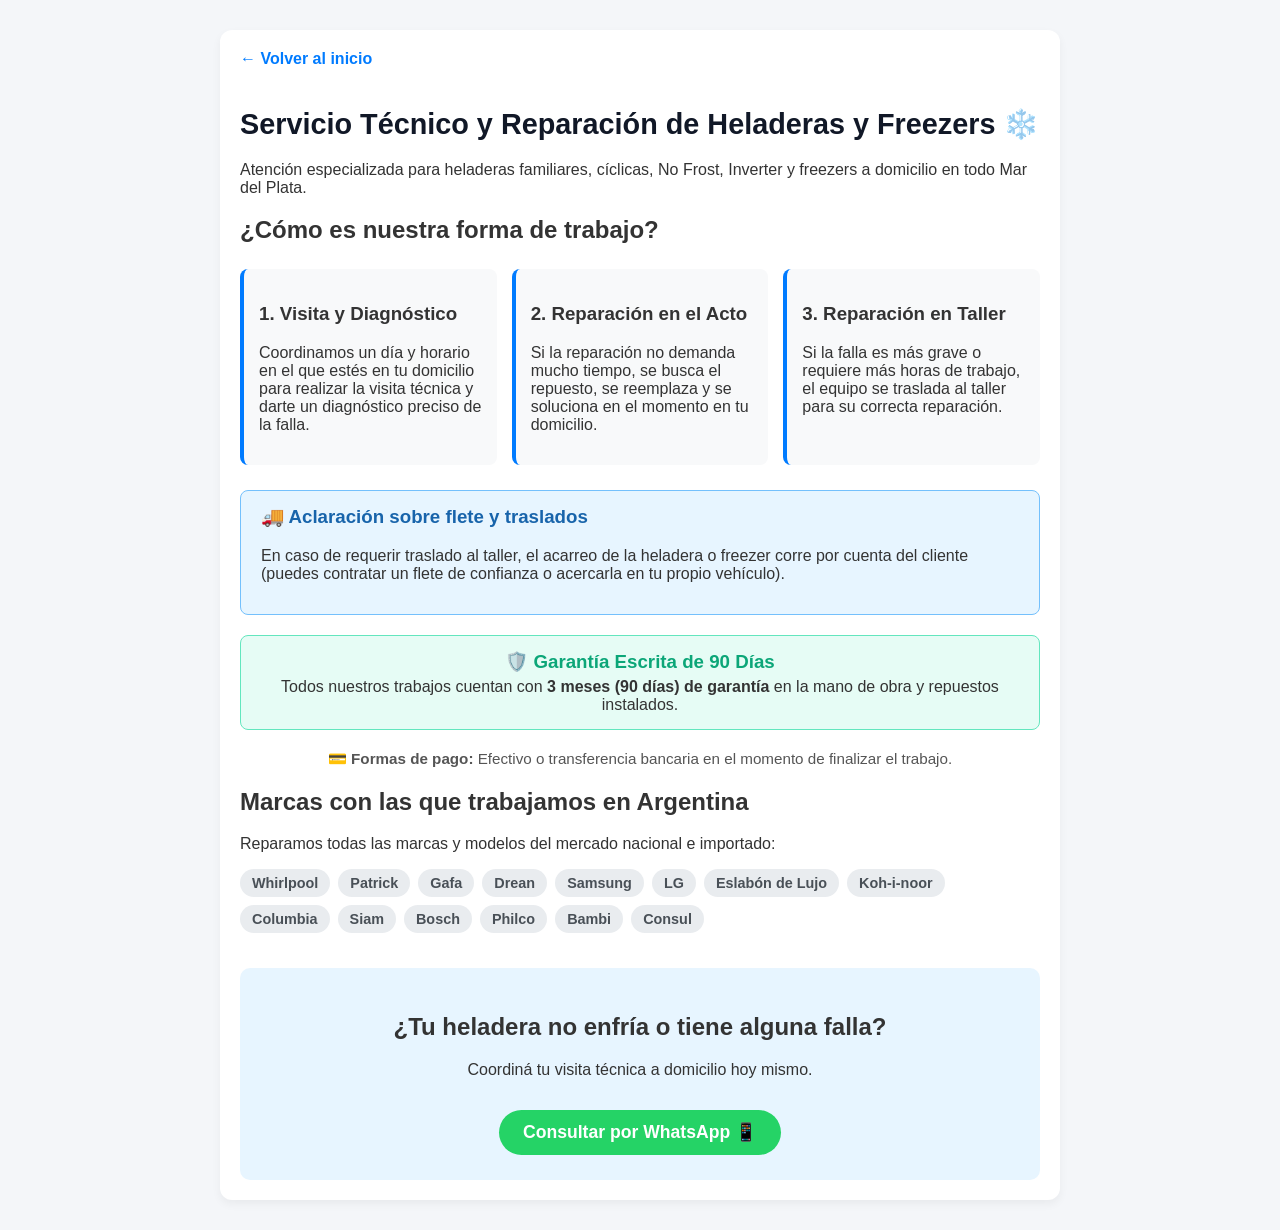
<file: heladeras.html>
<!DOCTYPE html>
<html lang="es">
<head>
  <meta charset="UTF-8">
  <meta name="viewport" content="width=device-width, initial-scale=1.0">
  <title>Reparación de Heladeras y Freezers | Reparaciones Gonzamdq</title>
  <meta name="description" content="Servicio técnico especializado en heladeras y freezers en Mar del Plata. Visita a domicilio, diagnóstico preciso, reparación en el acto o taller, y 90 días de garantía.">
  <meta name="robots" content="index, follow">
<link rel="canonical" href="https://serviciotecnicolineablancamdq.github.io/Reparaciones-mdq-/heladeras.html">
  <style>
    body {
      font-family: Arial, sans-serif;
      margin: 0;
      padding: 0;
      background-color: #f4f6f9;
      color: #333;
    }
    .container {
      max-width: 800px;
      margin: 30px auto;
      padding: 20px;
      background: #ffffff;
      border-radius: 12px;
      box-shadow: 0 4px 10px rgba(0,0,0,0.05);
    }
    .btn-volver {
      display: inline-block;
      margin-bottom: 20px;
      color: #007bff;
      text-decoration: none;
      font-weight: bold;
    }
    h1 {
      color: #111827;
      font-size: 1.8em;
    }
    .pasos-grid {
      display: grid;
      grid-template-columns: repeat(auto-fit, minmax(220px, 1fr));
      gap: 15px;
      margin: 25px 0;
    }
    .paso-card {
      background: #f8f9fa;
      padding: 15px;
      border-radius: 8px;
      border-left: 4px solid #007bff;
    }
    .info-box {
      background: #e7f5ff;
      border: 1px solid #74c0fc;
      border-radius: 8px;
      padding: 15px 20px;
      margin: 20px 0;
    }
    .info-box h3 {
      margin-top: 0;
      color: #1864ab;
    }
    .garantia-box {
      background: #e6fcf5;
      border: 1px solid #63e6be;
      border-radius: 8px;
      padding: 15px 20px;
      margin: 20px 0;
      text-align: center;
    }
    .garantia-box h3 {
      margin: 0 0 5px 0;
      color: #0ca678;
    }
    .marcas-grid {
      display: flex;
      flex-wrap: wrap;
      gap: 8px;
      margin-top: 15px;
    }
    .marca-tag {
      background: #e9ecef;
      padding: 6px 12px;
      border-radius: 20px;
      font-weight: bold;
      font-size: 0.9em;
      color: #495057;
    }
    .cta-container {
      text-align: center;
      margin-top: 35px;
      padding: 25px;
      background: #e7f5ff;
      border-radius: 10px;
    }
    .btn-whatsapp {
      display: inline-block;
      background-color: #25d366;
      color: white;
      padding: 12px 24px;
      border-radius: 25px;
      text-decoration: none;
      font-size: 1.1em;
      font-weight: bold;
      margin-top: 15px;
    }
  </style>
</head>
<body>

  <div class="container">
    <a href="index.html" class="btn-volver">← Volver al inicio</a>

    <h1>Servicio Técnico y Reparación de Heladeras y Freezers ❄️</h1>
    <p>Atención especializada para heladeras familiares, cíclicas, No Frost, Inverter y freezers a domicilio en todo Mar del Plata.</p>

    <h2>¿Cómo es nuestra forma de trabajo?</h2>
    <div class="pasos-grid">
      <div class="paso-card">
        <h3>1. Visita y Diagnóstico</h3>
        <p>Coordinamos un día y horario en el que estés en tu domicilio para realizar la visita técnica y darte un diagnóstico preciso de la falla.</p>
      </div>
      <div class="paso-card">
        <h3>2. Reparación en el Acto</h3>
        <p>Si la reparación no demanda mucho tiempo, se busca el repuesto, se reemplaza y se soluciona en el momento en tu domicilio.</p>
      </div>
      <div class="paso-card">
        <h3>3. Reparación en Taller</h3>
        <p>Si la falla es más grave o requiere más horas de trabajo, el equipo se traslada al taller para su correcta reparación.</p>
      </div>
    </div>

    <div class="info-box">
      <h3>🚚 Aclaración sobre flete y traslados</h3>
      <p>En caso de requerir traslado al taller, el acarreo de la heladera o freezer corre por cuenta del cliente (puedes contratar un flete de confianza o acercarla en tu propio vehículo).</p>
    </div>

    <div class="garantia-box">
      <h3>🛡️ Garantía Escrita de 90 Días</h3>
      <p style="margin: 0;">Todos nuestros trabajos cuentan con <strong>3 meses (90 días) de garantía</strong> en la mano de obra y repuestos instalados.</p>
    </div>

    <p style="font-size: 0.95em; color: #555; text-align: center; margin-top: 15px;">
      💳 <strong>Formas de pago:</strong> Efectivo o transferencia bancaria en el momento de finalizar el trabajo.
    </p>

    <h2>Marcas con las que trabajamos en Argentina</h2>
    <p>Reparamos todas las marcas y modelos del mercado nacional e importado:</p>
    
    <div class="marcas-grid">
      <span class="marca-tag">Whirlpool</span>
      <span class="marca-tag">Patrick</span>
      <span class="marca-tag">Gafa</span>
      <span class="marca-tag">Drean</span>
      <span class="marca-tag">Samsung</span>
      <span class="marca-tag">LG</span>
      <span class="marca-tag">Eslabón de Lujo</span>
      <span class="marca-tag">Koh-i-noor</span>
      <span class="marca-tag">Columbia</span>
      <span class="marca-tag">Siam</span>
      <span class="marca-tag">Bosch</span>
      <span class="marca-tag">Philco</span>
      <span class="marca-tag">Bambi</span>
      <span class="marca-tag">Consul</span>
    </div>

    <div class="cta-container">
      <h2>¿Tu heladera no enfría o tiene alguna falla?</h2>
      <p>Coordiná tu visita técnica a domicilio hoy mismo.</p>
      <a href="https://wa.me/5492236743622?text=Hola!%20Vengo%20de%20la%20página%20web%20y%20quiero%20consultar%20por%20el%20servicio%20de%20Heladeras" class="btn-whatsapp" target="_blank">Consultar por WhatsApp 📱</a>
    </div>
  </div>

</body>
</html>
</file>
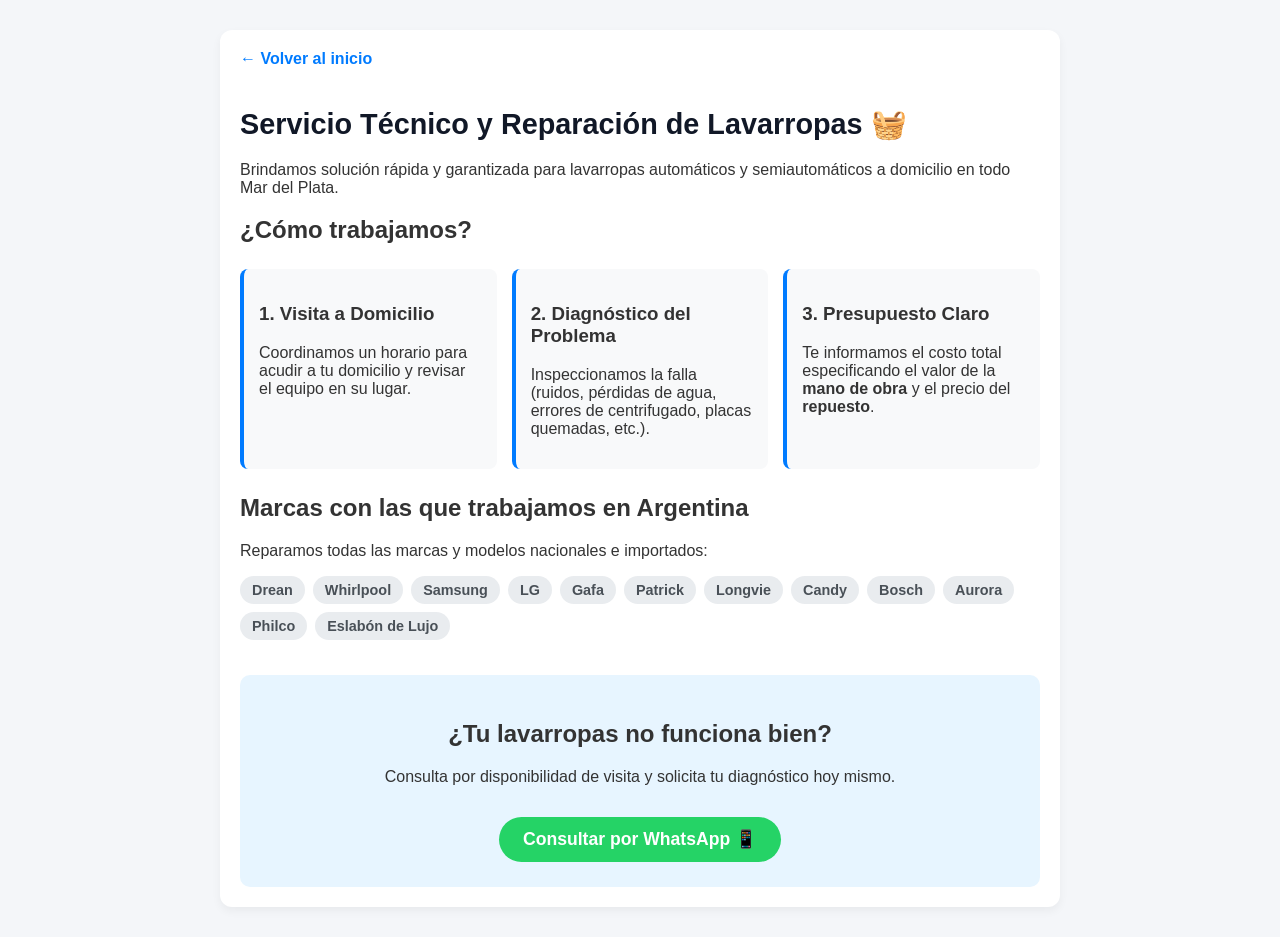
<file: lavarropas.html>
<!DOCTYPE html>
<html lang="es">
<head>
  <meta charset="UTF-8">
  <meta name="viewport" content="width=device-width, initial-scale=1.0">
  <title>Reparación de Lavarropas en Mar del Plata | Reparaciones Gonzamdq</title>
  <meta name="description" content="Servicio técnico especializado en lavarropas en Mar del Plata. Visita a domicilio, diagnóstico preciso y reparación de todas las marcas.">
  <meta name="robots" content="index, follow">
<link rel="canonical" href="https://serviciotecnicolineablancamdq.github.io/Reparaciones-mdq-/lavarropas.html">
  <style>
    body {
      font-family: Arial, sans-serif;
      margin: 0;
      padding: 0;
      background-color: #f4f6f9;
      color: #333;
    }
    .container {
      max-width: 800px;
      margin: 30px auto;
      padding: 20px;
      background: #ffffff;
      border-radius: 12px;
      box-shadow: 0 4px 10px rgba(0,0,0,0.05);
    }
    .btn-volver {
      display: inline-block;
      margin-bottom: 20px;
      color: #007bff;
      text-decoration: none;
      font-weight: bold;
    }
    h1 {
      color: #111827;
      font-size: 1.8em;
    }
    .pasos-grid {
      display: grid;
      grid-template-columns: repeat(auto-fit, minmax(220px, 1fr));
      gap: 15px;
      margin: 25px 0;
    }
    .paso-card {
      background: #f8f9fa;
      padding: 15px;
      border-radius: 8px;
      border-left: 4px solid #007bff;
    }
    .marcas-grid {
      display: flex;
      flex-wrap: wrap;
      gap: 8px;
      margin-top: 15px;
    }
    .marca-tag {
      background: #e9ecef;
      padding: 6px 12px;
      border-radius: 20px;
      font-weight: bold;
      font-size: 0.9em;
      color: #495057;
    }
    .cta-container {
      text-align: center;
      margin-top: 35px;
      padding: 25px;
      background: #e7f5ff;
      border-radius: 10px;
    }
    .btn-whatsapp {
      display: inline-block;
      background-color: #25d366;
      color: white;
      padding: 12px 24px;
      border-radius: 25px;
      text-decoration: none;
      font-size: 1.1em;
      font-weight: bold;
      margin-top: 15px;
    }
  </style>
</head>
<body>

  <div class="container">
    <a href="index.html" class="btn-volver">← Volver al inicio</a>

    <h1>Servicio Técnico y Reparación de Lavarropas 🧺</h1>
    <p>Brindamos solución rápida y garantizada para lavarropas automáticos y semiautomáticos a domicilio en todo Mar del Plata.</p>

    <h2>¿Cómo trabajamos?</h2>
    <div class="pasos-grid">
      <div class="paso-card">
        <h3>1. Visita a Domicilio</h3>
        <p>Coordinamos un horario para acudir a tu domicilio y revisar el equipo en su lugar.</p>
      </div>
      <div class="paso-card">
        <h3>2. Diagnóstico del Problema</h3>
        <p>Inspeccionamos la falla (ruidos, pérdidas de agua, errores de centrifugado, placas quemadas, etc.).</p>
      </div>
      <div class="paso-card">
        <h3>3. Presupuesto Claro</h3>
        <p>Te informamos el costo total especificando el valor de la <strong>mano de obra</strong> y el precio del <strong>repuesto</strong>.</p>
      </div>
    </div>

    <h2>Marcas con las que trabajamos en Argentina</h2>
    <p>Reparamos todas las marcas y modelos nacionales e importados:</p>
    
    <div class="marcas-grid">
      <span class="marca-tag">Drean</span>
      <span class="marca-tag">Whirlpool</span>
      <span class="marca-tag">Samsung</span>
      <span class="marca-tag">LG</span>
      <span class="marca-tag">Gafa</span>
      <span class="marca-tag">Patrick</span>
      <span class="marca-tag">Longvie</span>
      <span class="marca-tag">Candy</span>
      <span class="marca-tag">Bosch</span>
      <span class="marca-tag">Aurora</span>
      <span class="marca-tag">Philco</span>
      <span class="marca-tag">Eslabón de Lujo</span>
    </div>

    <div class="cta-container">
      <h2>¿Tu lavarropas no funciona bien?</h2>
      <p>Consulta por disponibilidad de visita y solicita tu diagnóstico hoy mismo.</p>
      <a href="https://wa.me/5492236743622?text=Hola!%20Vengo%20de%20la%20página%20web%20y%20quiero%20consultar%20por%20el%20servicio%20de%20Lavarropas" class="btn-whatsapp" target="_blank">Consultar por WhatsApp 📱</a>

    </div>
  </div>

</body>
</html>
</file>
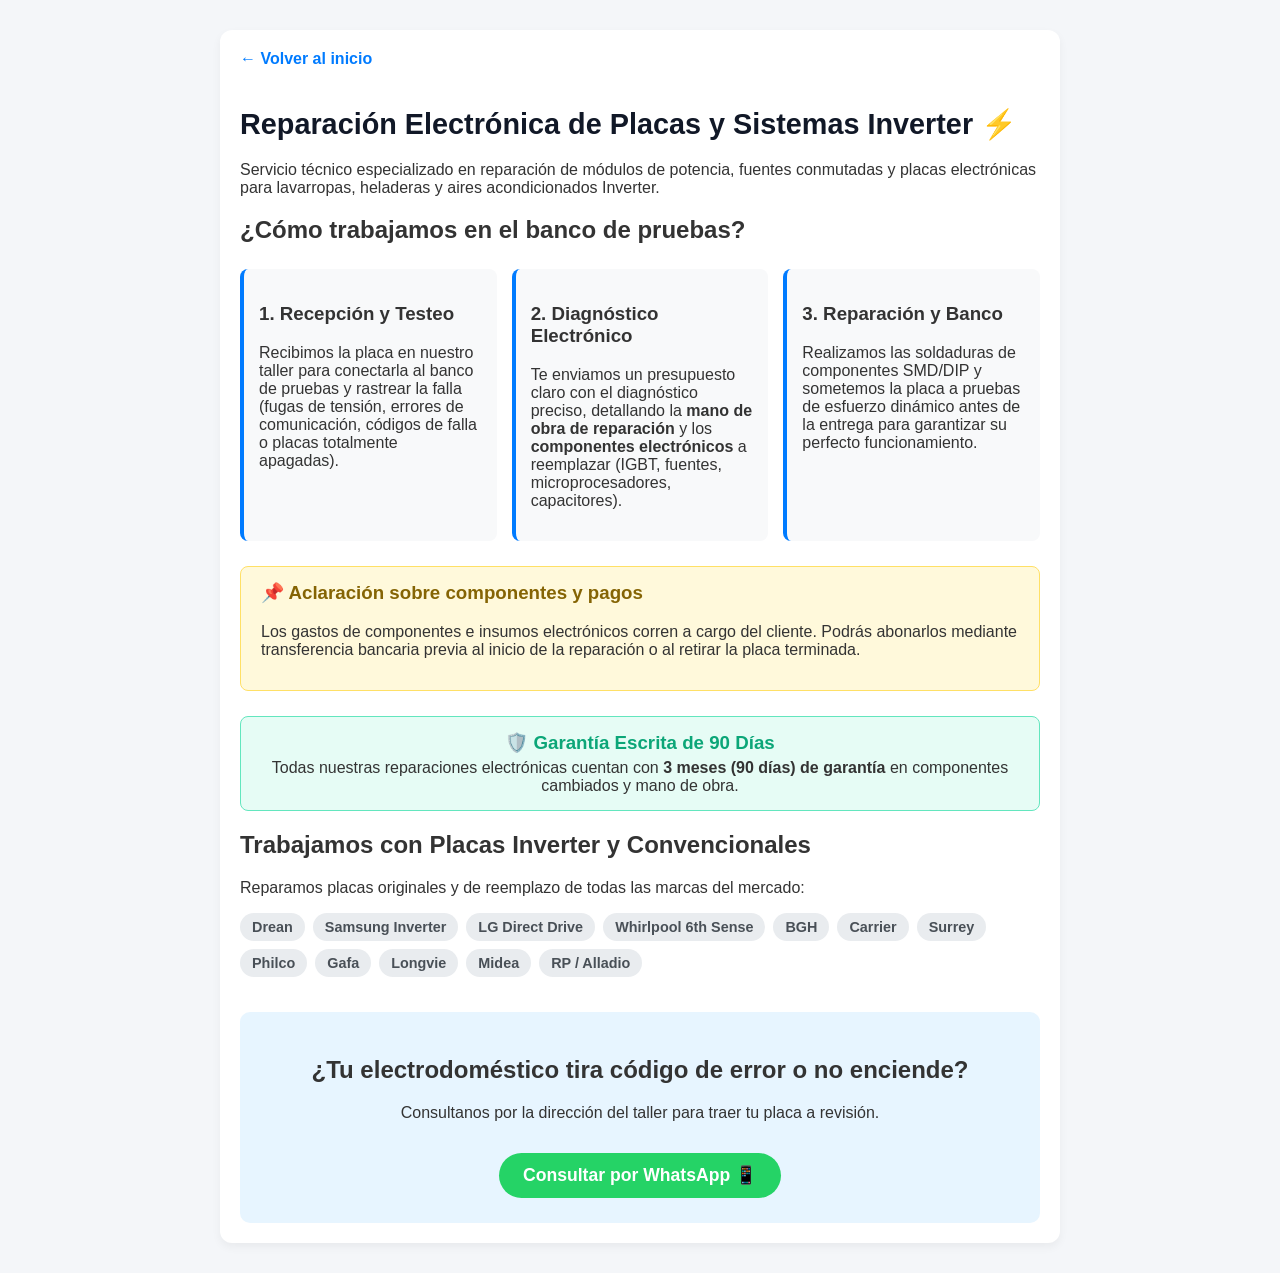
<file: placas-inverter.html>
<!DOCTYPE html>
<html lang="es">
<head>
  <meta charset="UTF-8">
  <meta name="viewport" content="width=device-width, initial-scale=1.0">
  <title>Reparación de Placas Electrónicas y Sistemas Inverter | Reparaciones Gonzamdq</title>
  <meta name="description" content="Servicio técnico especializado en reparación de placas electrónicas de lavarropas, aire acondicionado y heladeras Inverter en Mar del Plata. Diagnóstico en banco de pruebas con 90 días de garantía.">
  <meta name="robots" content="index, follow">
<link rel="canonical" href="https://serviciotecnicolineablancamdq.github.io/Reparaciones-mdq-/placas-inverter.html">
  <style>
    body {
      font-family: Arial, sans-serif;
      margin: 0;
      padding: 0;
      background-color: #f4f6f9;
      color: #333;
    }
    .container {
      max-width: 800px;
      margin: 30px auto;
      padding: 20px;
      background: #ffffff;
      border-radius: 12px;
      box-shadow: 0 4px 10px rgba(0,0,0,0.05);
    }
    .btn-volver {
      display: inline-block;
      margin-bottom: 20px;
      color: #007bff;
      text-decoration: none;
      font-weight: bold;
    }
    h1 {
      color: #111827;
      font-size: 1.8em;
    }
    .pasos-grid {
      display: grid;
      grid-template-columns: repeat(auto-fit, minmax(220px, 1fr));
      gap: 15px;
      margin: 25px 0;
    }
    .paso-card {
      background: #f8f9fa;
      padding: 15px;
      border-radius: 8px;
      border-left: 4px solid #007bff;
    }
    .info-box {
      background: #fff9db;
      border: 1px solid #ffe066;
      border-radius: 8px;
      padding: 15px 20px;
      margin: 25px 0;
    }
    .info-box h3 {
      margin-top: 0;
      color: #856404;
    }
    .garantia-box {
      background: #e6fcf5;
      border: 1px solid #63e6be;
      border-radius: 8px;
      padding: 15px 20px;
      margin: 20px 0;
      text-align: center;
    }
    .garantia-box h3 {
      margin: 0 0 5px 0;
      color: #0ca678;
    }
    .marcas-grid {
      display: flex;
      flex-wrap: wrap;
      gap: 8px;
      margin-top: 15px;
    }
    .marca-tag {
      background: #e9ecef;
      padding: 6px 12px;
      border-radius: 20px;
      font-weight: bold;
      font-size: 0.9em;
      color: #495057;
    }
    .cta-container {
      text-align: center;
      margin-top: 35px;
      padding: 25px;
      background: #e7f5ff;
      border-radius: 10px;
    }
    .btn-whatsapp {
      display: inline-block;
      background-color: #25d366;
      color: white;
      padding: 12px 24px;
      border-radius: 25px;
      text-decoration: none;
      font-size: 1.1em;
      font-weight: bold;
      margin-top: 15px;
    }
  </style>
</head>
<body>

  <div class="container">
    <a href="index.html" class="btn-volver">← Volver al inicio</a>

    <h1>Reparación Electrónica de Placas y Sistemas Inverter ⚡</h1>
    <p>Servicio técnico especializado en reparación de módulos de potencia, fuentes conmutadas y placas electrónicas para lavarropas, heladeras y aires acondicionados Inverter.</p>

    <h2>¿Cómo trabajamos en el banco de pruebas?</h2>
    <div class="pasos-grid">
      <div class="paso-card">
        <h3>1. Recepción y Testeo</h3>
        <p>Recibimos la placa en nuestro taller para conectarla al banco de pruebas y rastrear la falla (fugas de tensión, errores de comunicación, códigos de falla o placas totalmente apagadas).</p>
      </div>
      <div class="paso-card">
        <h3>2. Diagnóstico Electrónico</h3>
        <p>Te enviamos un presupuesto claro con el diagnóstico preciso, detallando la <strong>mano de obra de reparación</strong> y los <strong>componentes electrónicos</strong> a reemplazar (IGBT, fuentes, microprocesadores, capacitores).</p>
      </div>
      <div class="paso-card">
        <h3>3. Reparación y Banco</h3>
        <p>Realizamos las soldaduras de componentes SMD/DIP y sometemos la placa a pruebas de esfuerzo dinámico antes de la entrega para garantizar su perfecto funcionamiento.</p>
      </div>
    </div>

    <div class="info-box">
      <h3>📌 Aclaración sobre componentes y pagos</h3>
      <p>Los gastos de componentes e insumos electrónicos corren a cargo del cliente. Podrás abonarlos mediante transferencia bancaria previa al inicio de la reparación o al retirar la placa terminada.</p>
    </div>

    <div class="garantia-box">
      <h3>🛡️ Garantía Escrita de 90 Días</h3>
      <p style="margin: 0;">Todas nuestras reparaciones electrónicas cuentan con <strong>3 meses (90 días) de garantía</strong> en componentes cambiados y mano de obra.</p>
    </div>

    <h2>Trabajamos con Placas Inverter y Convencionales</h2>
    <p>Reparamos placas originales y de reemplazo de todas las marcas del mercado:</p>
    
    <div class="marcas-grid">
      <span class="marca-tag">Drean</span>
      <span class="marca-tag">Samsung Inverter</span>
      <span class="marca-tag">LG Direct Drive</span>
      <span class="marca-tag">Whirlpool 6th Sense</span>
      <span class="marca-tag">BGH</span>
      <span class="marca-tag">Carrier</span>
      <span class="marca-tag">Surrey</span>
      <span class="marca-tag">Philco</span>
      <span class="marca-tag">Gafa</span>
      <span class="marca-tag">Longvie</span>
      <span class="marca-tag">Midea</span>
      <span class="marca-tag">RP / Alladio</span>
    </div>

    <div class="cta-container">
      <h2>¿Tu electrodoméstico tira código de error o no enciende?</h2>
      <p>Consultanos por la dirección del taller para traer tu placa a revisión.</p>
      <a href="https://wa.me/5492236743622?text=Hola!%20Vengo%20de%20la%20página%20web%20y%20quiero%20consultar%20por%20Reparación%20de%20Placas" class="btn-whatsapp" target="_blank">Consultar por WhatsApp 📱</a>
    </div>
  </div>

</body>
</html>
</file>
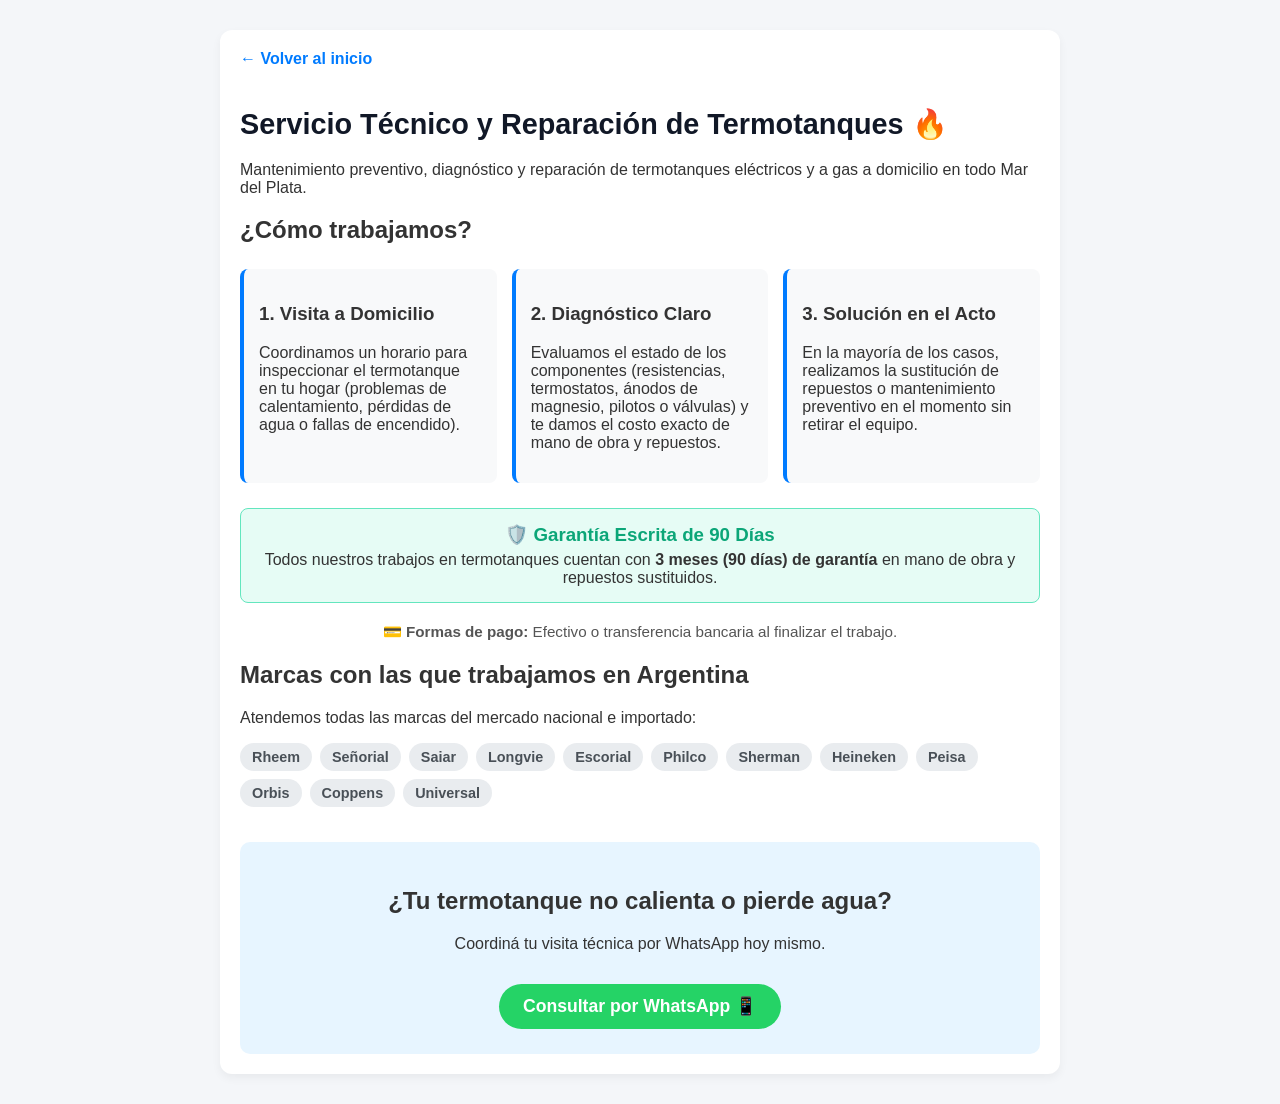
<file: termotanques.html>
<!DOCTYPE html>
<html lang="es">
<head>
  <meta charset="UTF-8">
  <meta name="viewport" content="width=device-width, initial-scale=1.0">
  <title>Reparación y Mantenimiento de Termotanques | Reparaciones Gonzamdq</title>
  <meta name="description" content="Servicio técnico especializado en termotanques eléctricos y a gas en Mar del Plata. Reparación, cambio de resistencias, ánodos y válvulas con 90 días de garantía.">
  <meta name="robots" content="index, follow">
<link rel="canonical" href="https://serviciotecnicolineablancamdq.github.io/Reparaciones-mdq-/termotanques.html">
  <style>
    body {
      font-family: Arial, sans-serif;
      margin: 0;
      padding: 0;
      background-color: #f4f6f9;
      color: #333;
    }
    .container {
      max-width: 800px;
      margin: 30px auto;
      padding: 20px;
      background: #ffffff;
      border-radius: 12px;
      box-shadow: 0 4px 10px rgba(0,0,0,0.05);
    }
    .btn-volver {
      display: inline-block;
      margin-bottom: 20px;
      color: #007bff;
      text-decoration: none;
      font-weight: bold;
    }
    h1 {
      color: #111827;
      font-size: 1.8em;
    }
    .pasos-grid {
      display: grid;
      grid-template-columns: repeat(auto-fit, minmax(220px, 1fr));
      gap: 15px;
      margin: 25px 0;
    }
    .paso-card {
      background: #f8f9fa;
      padding: 15px;
      border-radius: 8px;
      border-left: 4px solid #007bff;
    }
    .garantia-box {
      background: #e6fcf5;
      border: 1px solid #63e6be;
      border-radius: 8px;
      padding: 15px 20px;
      margin: 20px 0;
      text-align: center;
    }
    .garantia-box h3 {
      margin: 0 0 5px 0;
      color: #0ca678;
    }
    .marcas-grid {
      display: flex;
      flex-wrap: wrap;
      gap: 8px;
      margin-top: 15px;
    }
    .marca-tag {
      background: #e9ecef;
      padding: 6px 12px;
      border-radius: 20px;
      font-weight: bold;
      font-size: 0.9em;
      color: #495057;
    }
    .cta-container {
      text-align: center;
      margin-top: 35px;
      padding: 25px;
      background: #e7f5ff;
      border-radius: 10px;
    }
    .btn-whatsapp {
      display: inline-block;
      background-color: #25d366;
      color: white;
      padding: 12px 24px;
      border-radius: 25px;
      text-decoration: none;
      font-size: 1.1em;
      font-weight: bold;
      margin-top: 15px;
    }
  </style>
</head>
<body>

  <div class="container">
    <a href="index.html" class="btn-volver">← Volver al inicio</a>

    <h1>Servicio Técnico y Reparación de Termotanques 🔥</h1>
    <p>Mantenimiento preventivo, diagnóstico y reparación de termotanques eléctricos y a gas a domicilio en todo Mar del Plata.</p>

    <h2>¿Cómo trabajamos?</h2>
    <div class="pasos-grid">
      <div class="paso-card">
        <h3>1. Visita a Domicilio</h3>
        <p>Coordinamos un horario para inspeccionar el termotanque en tu hogar (problemas de calentamiento, pérdidas de agua o fallas de encendido).</p>
      </div>
      <div class="paso-card">
        <h3>2. Diagnóstico Claro</h3>
        <p>Evaluamos el estado de los componentes (resistencias, termostatos, ánodos de magnesio, pilotos o válvulas) y te damos el costo exacto de mano de obra y repuestos.</p>
      </div>
      <div class="paso-card">
        <h3>3. Solución en el Acto</h3>
        <p>En la mayoría de los casos, realizamos la sustitución de repuestos o mantenimiento preventivo en el momento sin retirar el equipo.</p>
      </div>
    </div>

    <div class="garantia-box">
      <h3>🛡️ Garantía Escrita de 90 Días</h3>
      <p style="margin: 0;">Todos nuestros trabajos en termotanques cuentan con <strong>3 meses (90 días) de garantía</strong> en mano de obra y repuestos sustituidos.</p>
    </div>

    <p style="font-size: 0.95em; color: #555; text-align: center; margin-top: 15px;">
      💳 <strong>Formas de pago:</strong> Efectivo o transferencia bancaria al finalizar el trabajo.
    </p>

    <h2>Marcas con las que trabajamos en Argentina</h2>
    <p>Atendemos todas las marcas del mercado nacional e importado:</p>
    
    <div class="marcas-grid">
      <span class="marca-tag">Rheem</span>
      <span class="marca-tag">Señorial</span>
      <span class="marca-tag">Saiar</span>
      <span class="marca-tag">Longvie</span>
      <span class="marca-tag">Escorial</span>
      <span class="marca-tag">Philco</span>
      <span class="marca-tag">Sherman</span>
      <span class="marca-tag">Heineken</span>
      <span class="marca-tag">Peisa</span>
      <span class="marca-tag">Orbis</span>
      <span class="marca-tag">Coppens</span>
      <span class="marca-tag">Universal</span>
    </div>

    <div class="cta-container">
      <h2>¿Tu termotanque no calienta o pierde agua?</h2>
      <p>Coordiná tu visita técnica por WhatsApp hoy mismo.</p>
      <a href="https://wa.me/5492236743622?text=Hola!%20Vengo%20de%20la%20página%20web%20y%20quiero%20consultar%20por%20Termotanques" class="btn-whatsapp" target="_blank">Consultar por WhatsApp 📱</a>
    </div>
  </div>

</body>
</html>
</file>
